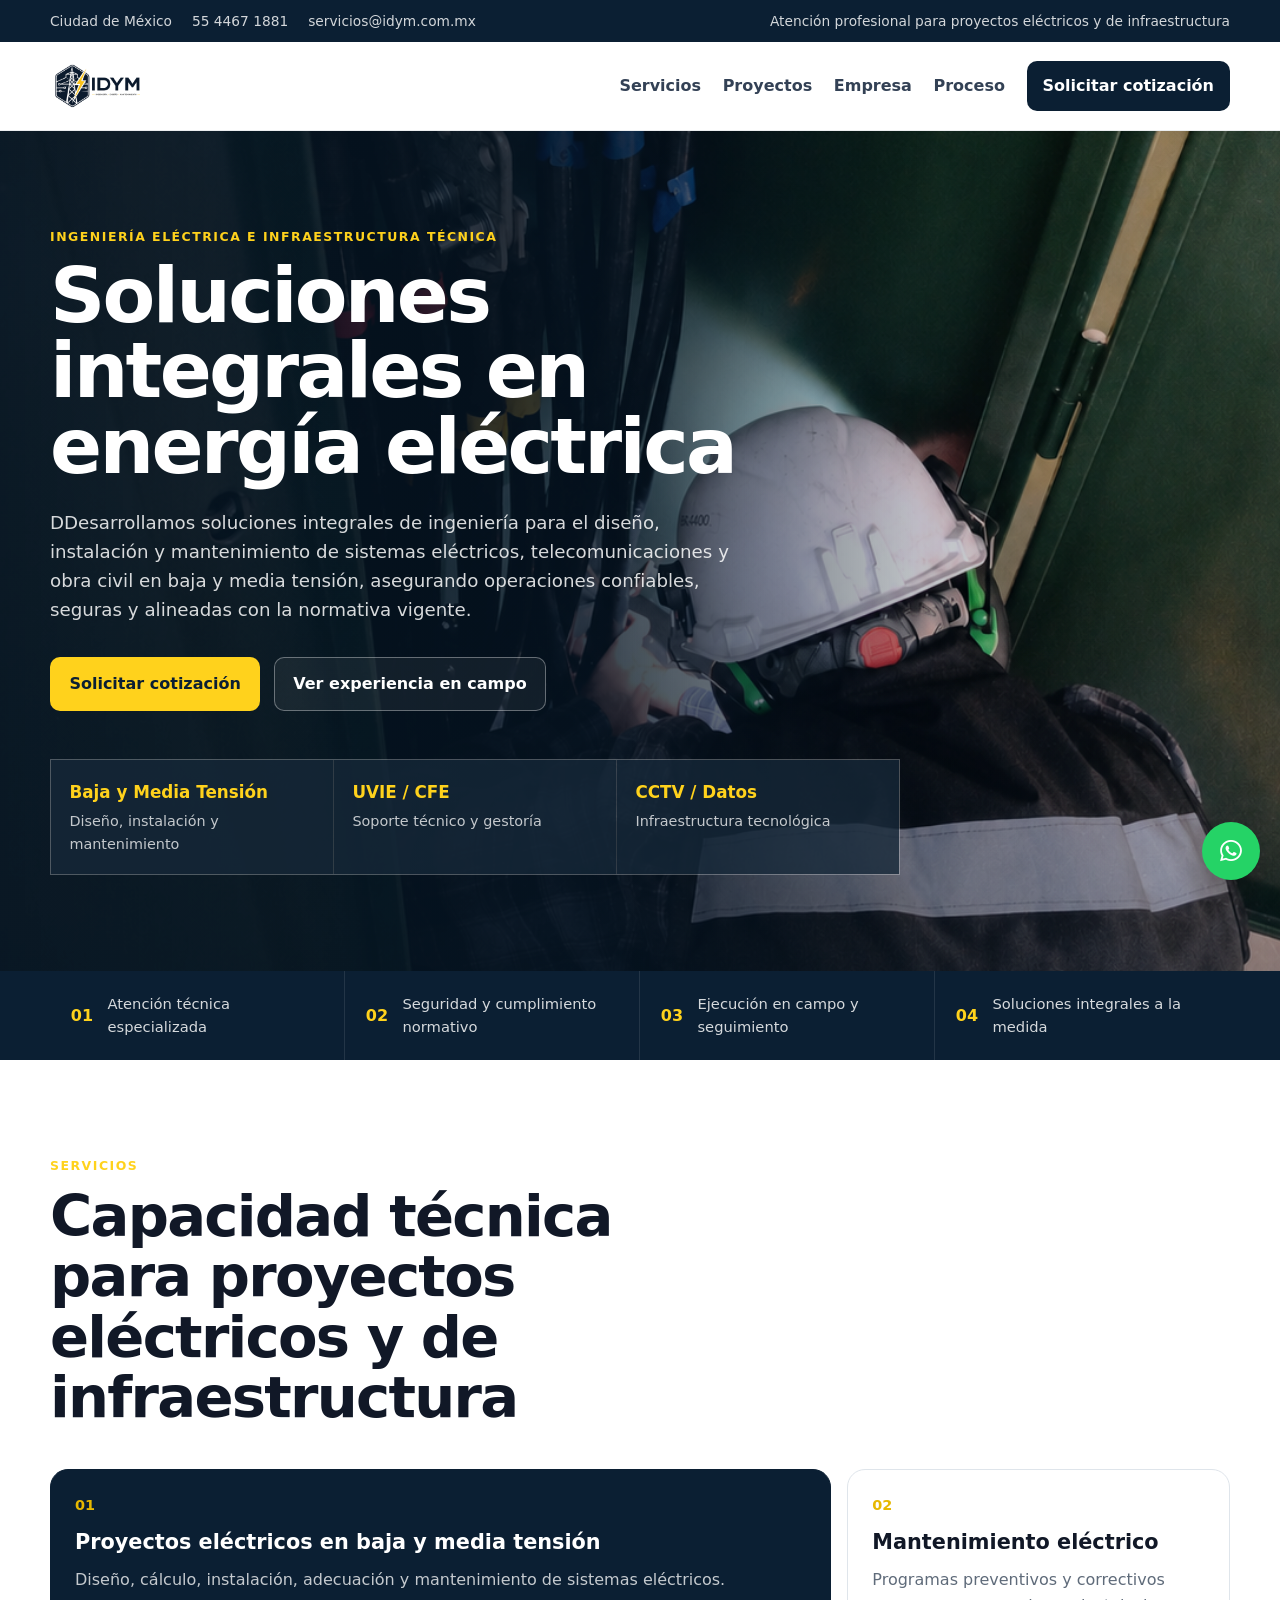
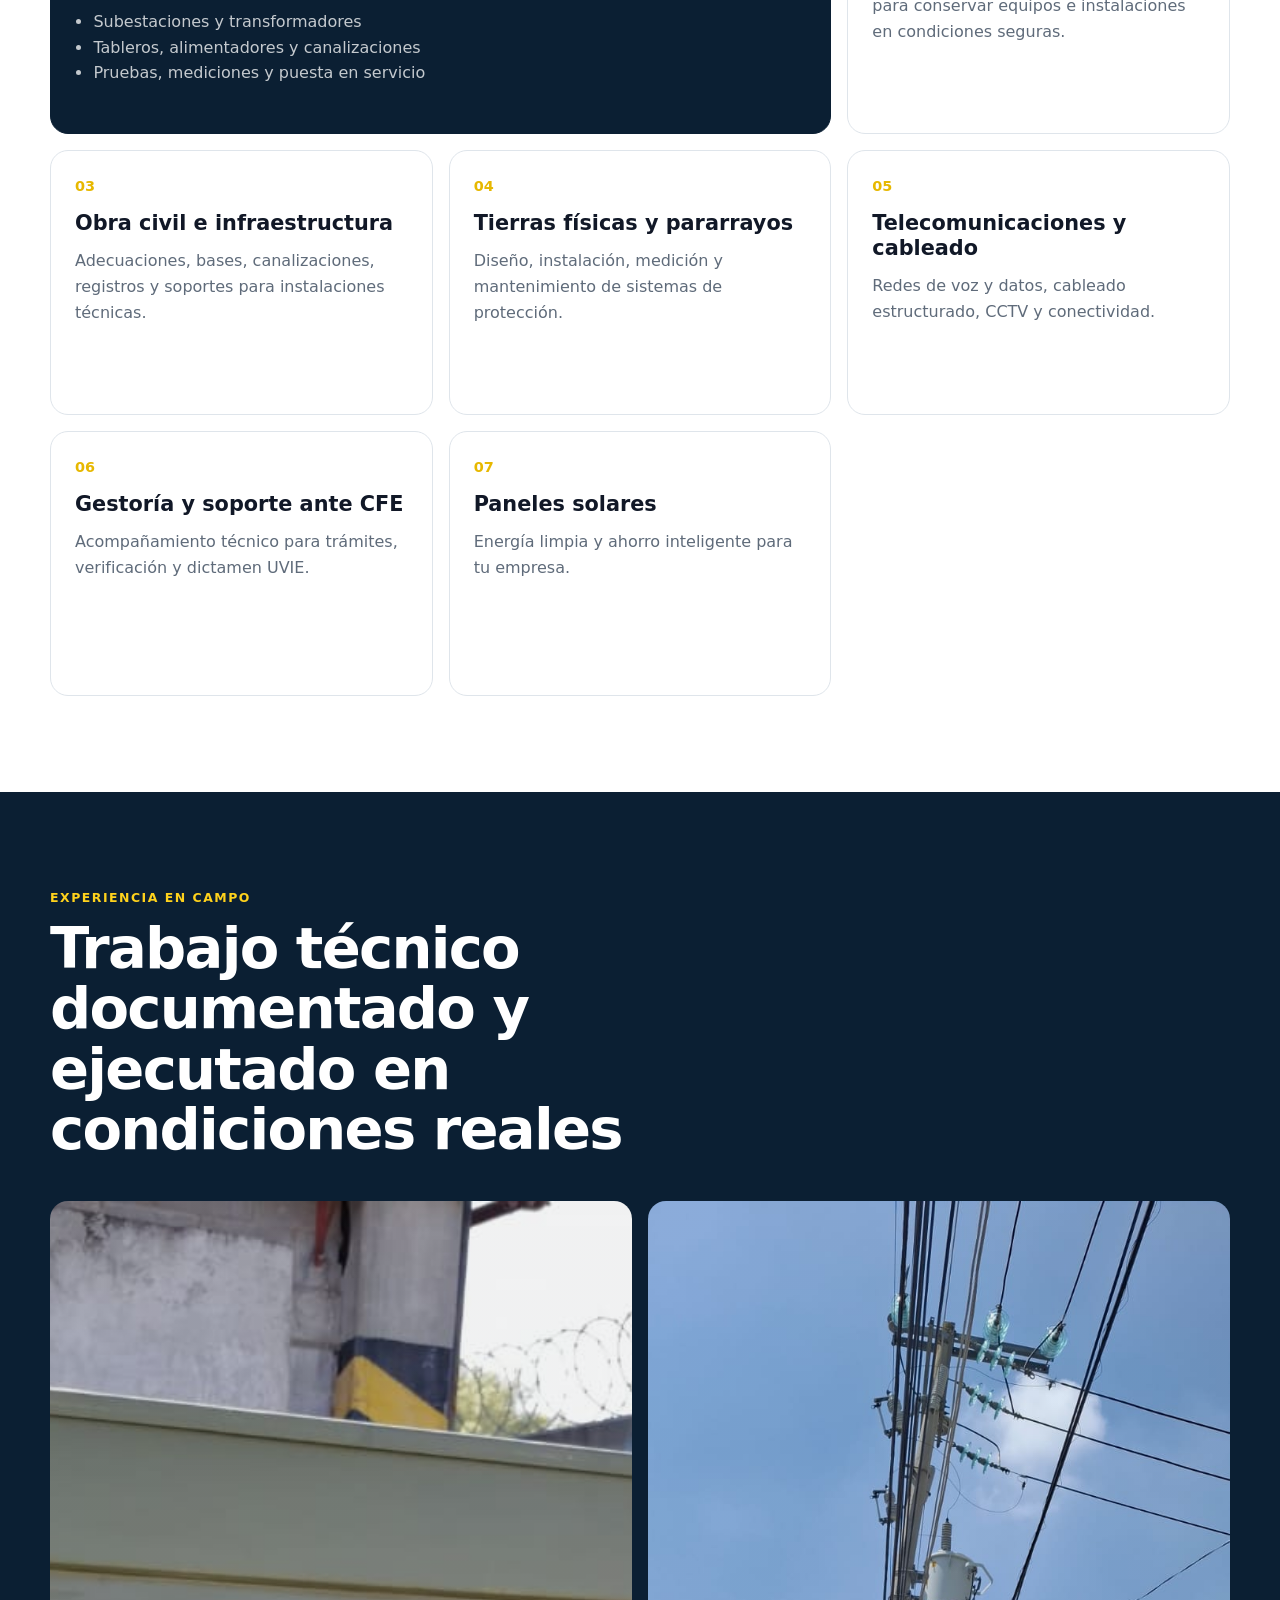
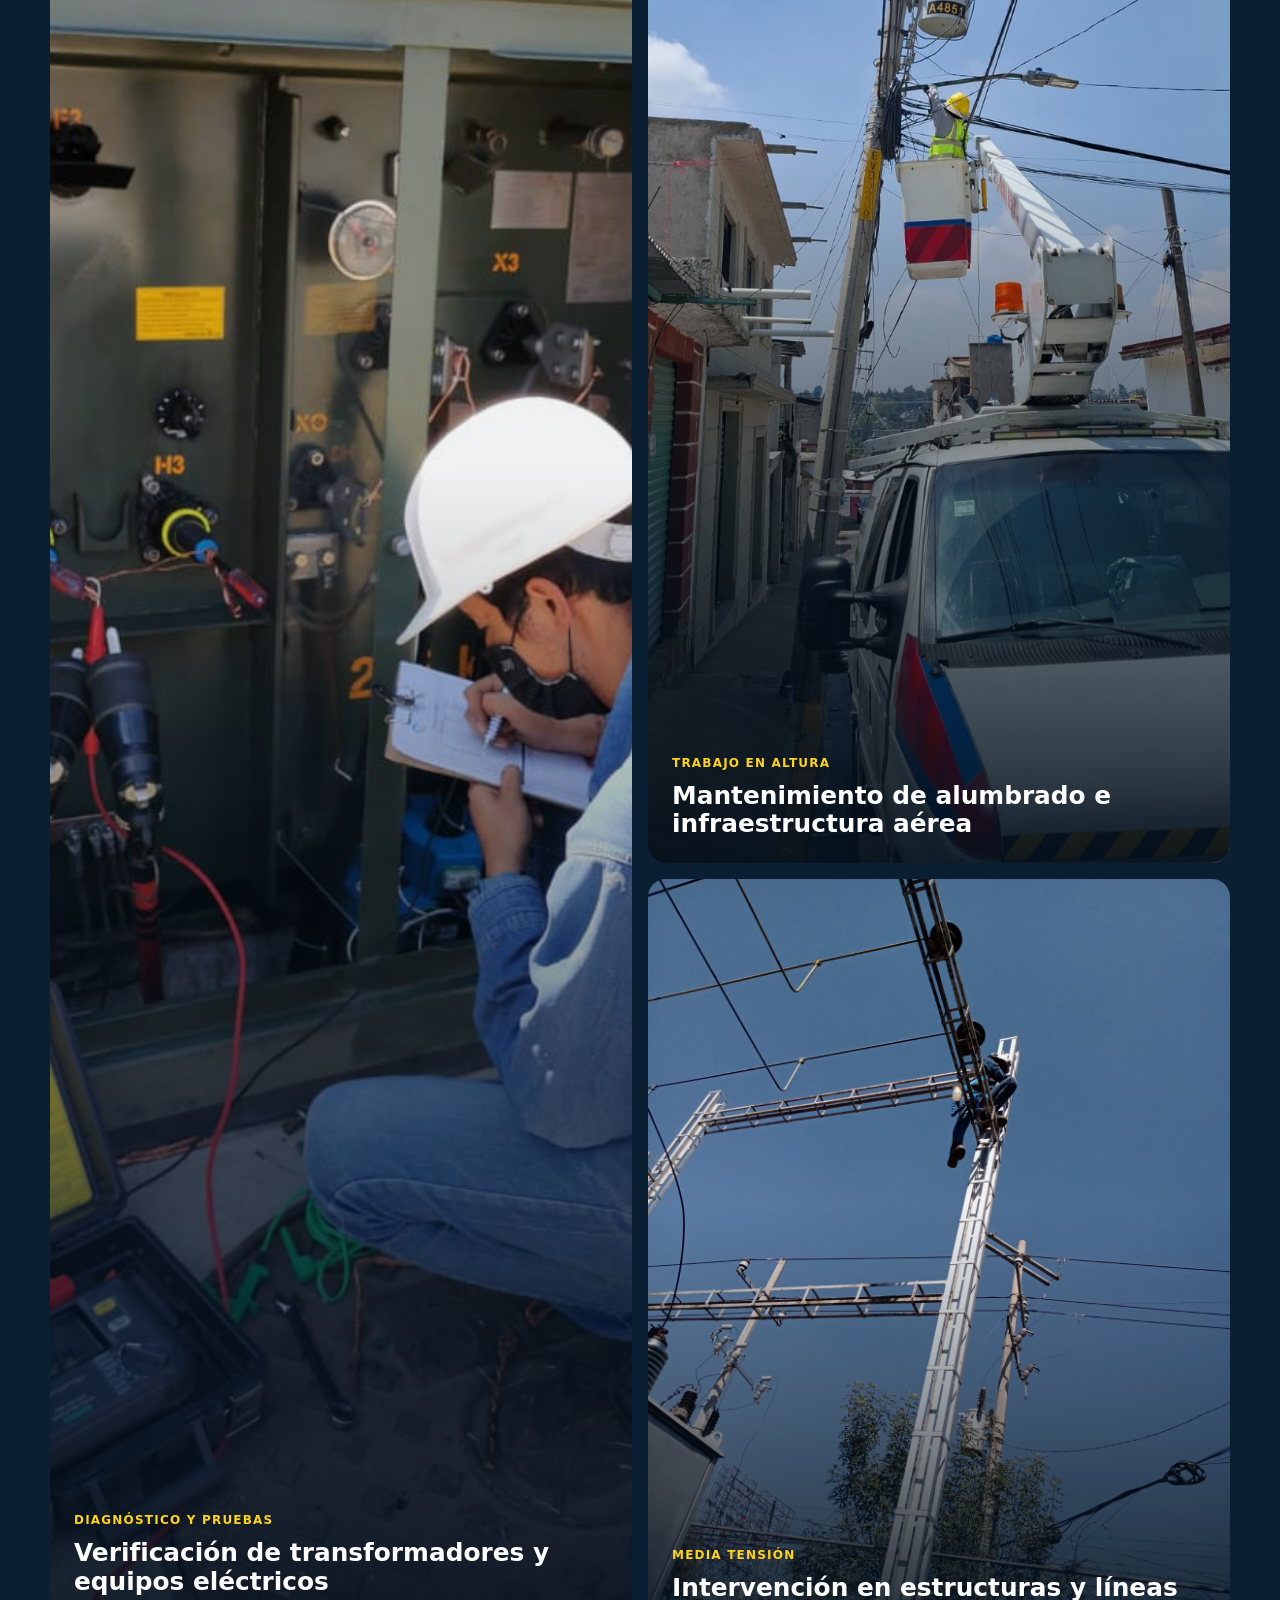
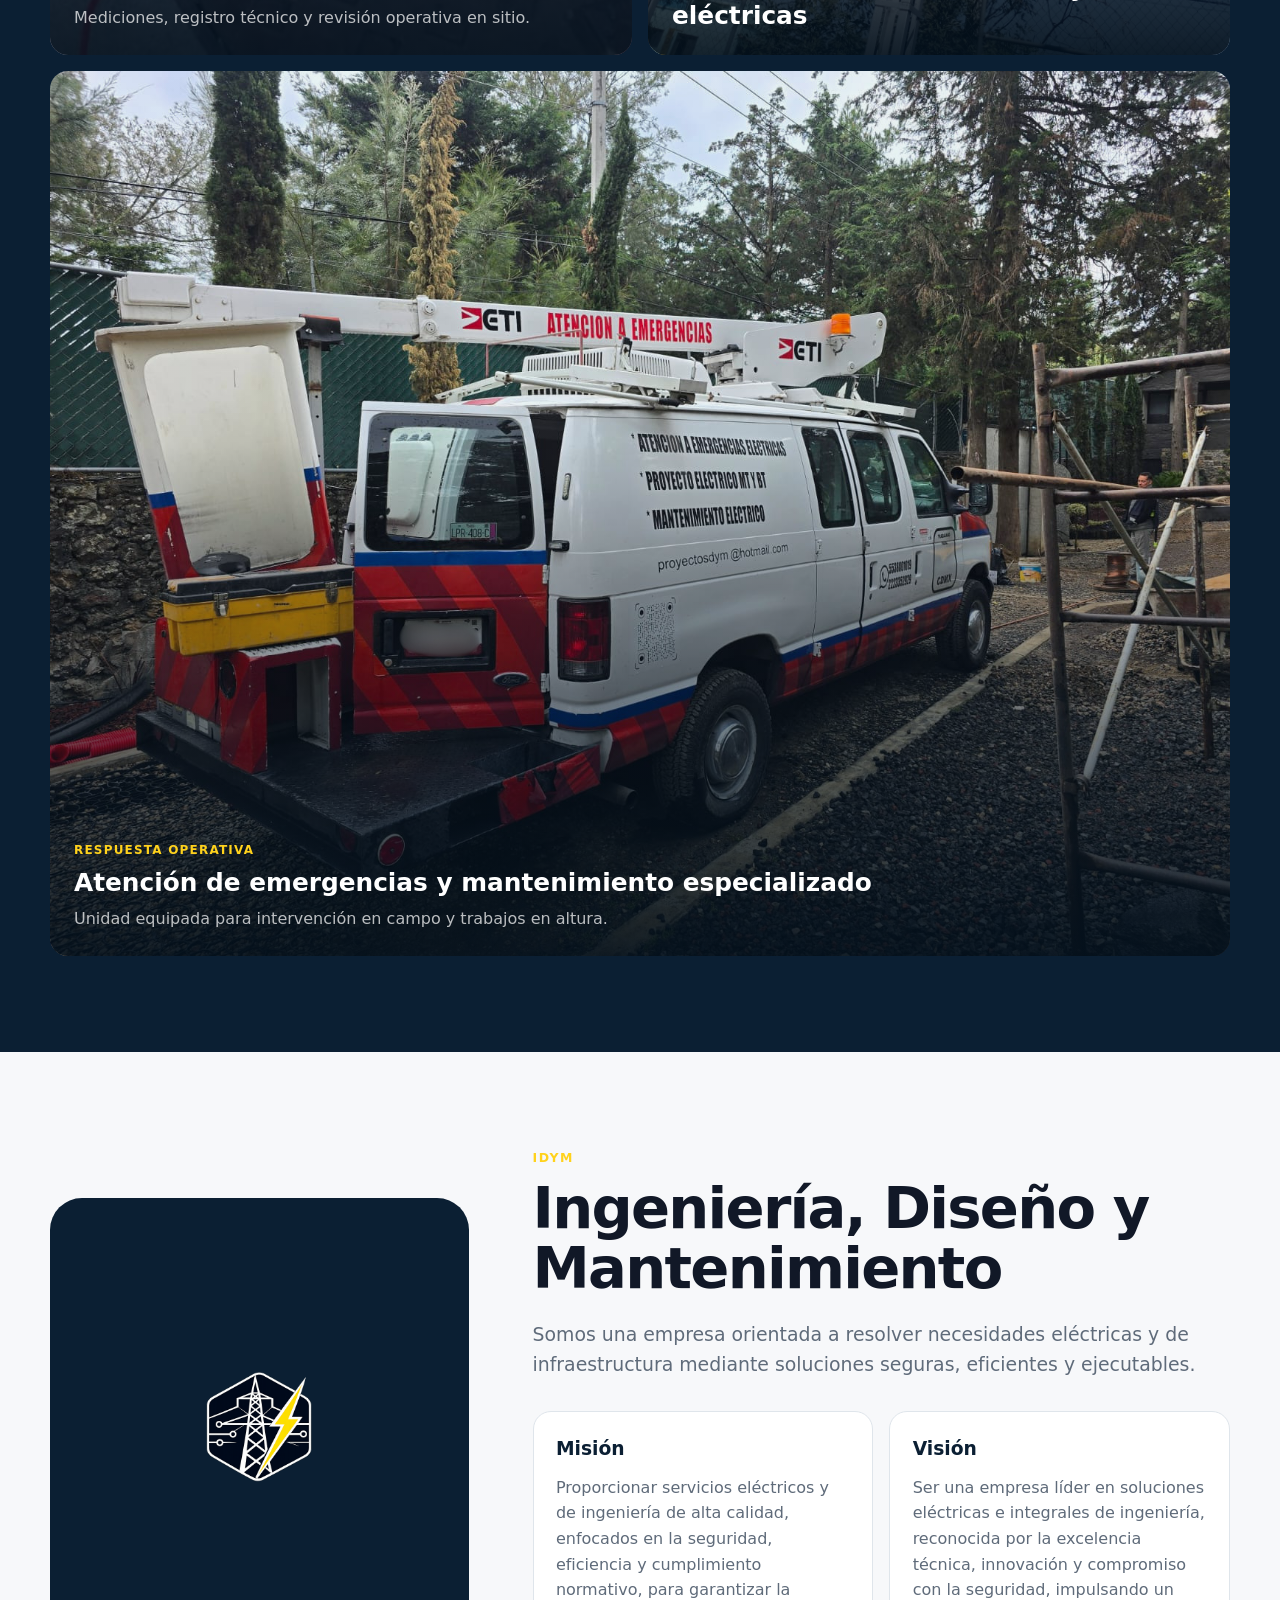
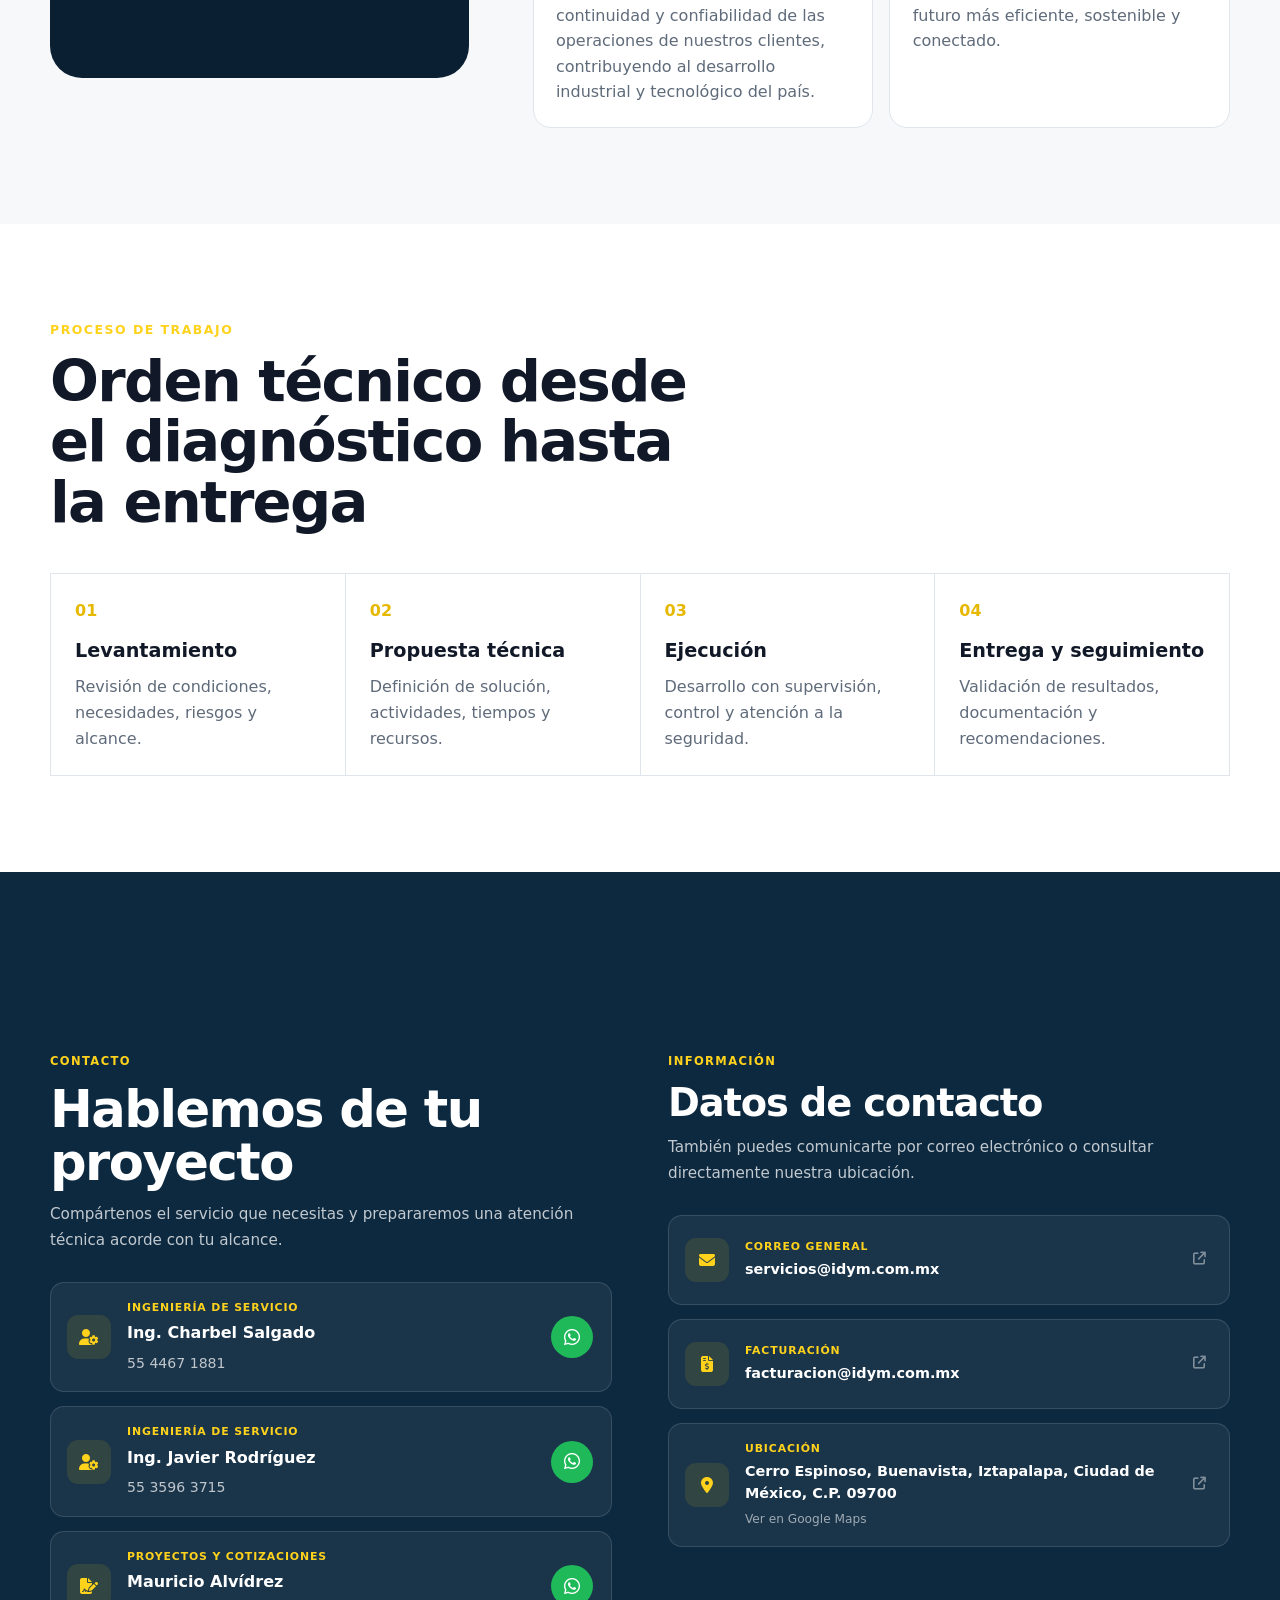
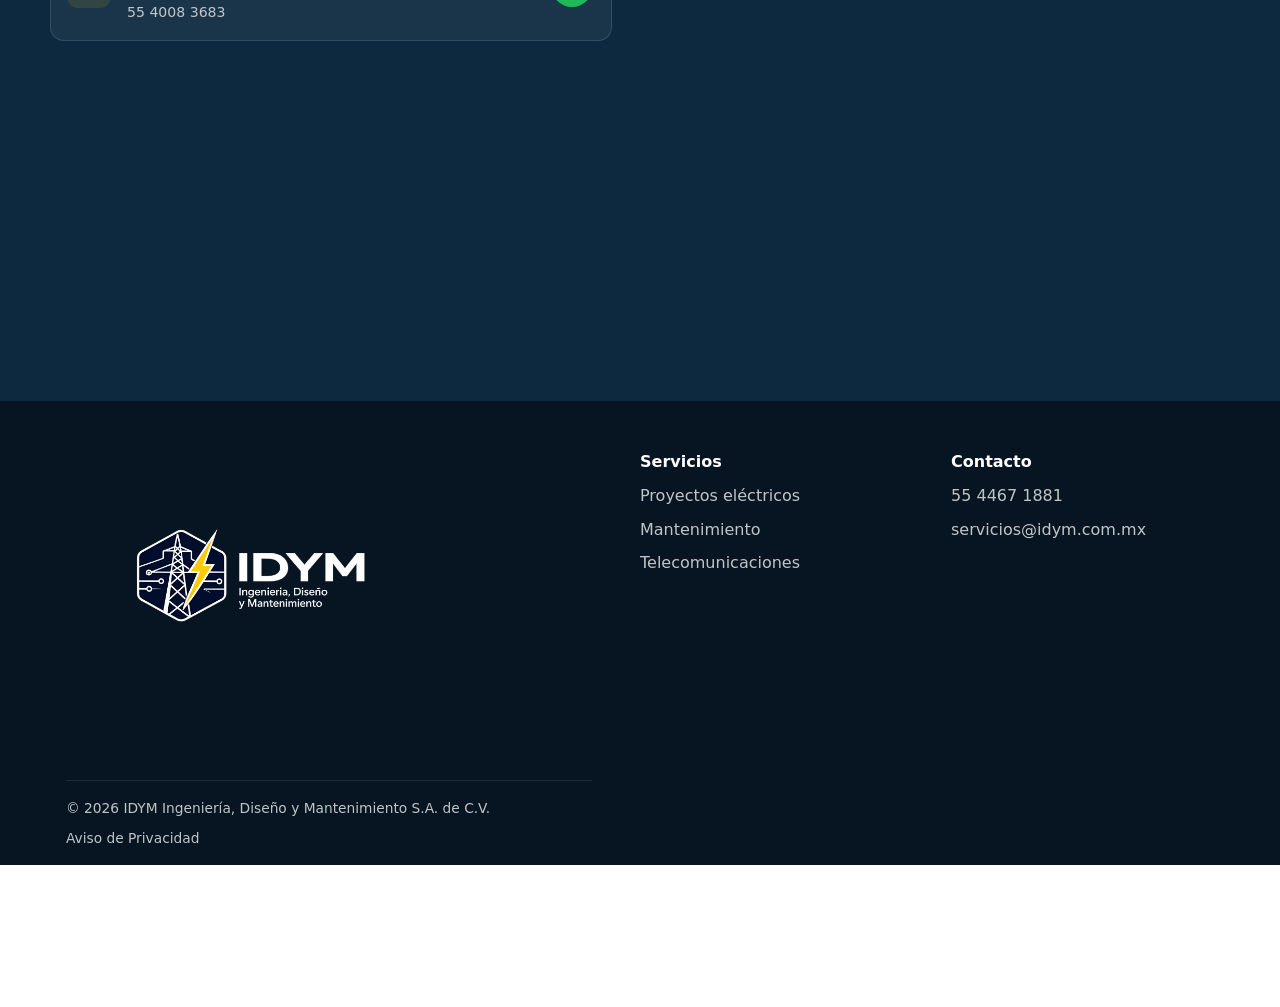
<file: index.html>
<!DOCTYPE html>
<html lang="es">
<head>
  <meta charset="UTF-8">
  <meta name="viewport" content="width=device-width, initial-scale=1.0">
  <title>IDYM | Ingeniería, Diseño y Mantenimiento</title>
  <meta name="description" content="Soluciones profesionales en ingeniería eléctrica, mantenimiento, obra civil, telecomunicaciones, CCTV, tierras físicas, pararrayos, gestoría ante CFE y energía solar.">
  <meta name="theme-color" content="#0b1f33">
  <link rel="stylesheet" href="css/styles.css">
  <link rel="stylesheet" href="https://cdnjs.cloudflare.com/ajax/libs/font-awesome/6.6.0/css/all.min.css"
>
</head>
<body>
  <a class="skip-link" href="#contenido">Saltar al contenido</a>

  <div class="utility-bar">
    <div class="container utility-inner">
      <div class="utility-contact">
        <span>Ciudad de México</span>
        <a href="tel:+525544671881">55 4467 1881</a>
        <a href="mailto:servicios@idym.com.mx">servicios@idym.com.mx</a>
      </div>
      <div class="utility-copy">Atención profesional para proyectos eléctricos y de infraestructura</div>
    </div>
  </div>

  <header class="site-header" id="inicio">
    <div class="container nav-wrap">
      <a href="#inicio" class="brand" aria-label="Ir al inicio">
        <img src="assets/Logoof.png" alt="IDYM Ingeniería, Diseño y Mantenimiento">
      </a>

      <button class="menu-button" type="button" aria-controls="mainNav" aria-expanded="false" aria-label="Abrir menú">
        <span></span><span></span><span></span>
      </button>

      <nav class="main-nav" id="mainNav" aria-label="Navegación principal">
        <a href="#servicios">Servicios</a>
        <a href="#proyectos">Proyectos</a>
        <a href="#empresa">Empresa</a>
        <a href="#proceso">Proceso</a>
        <a href="#contacto" class="nav-cta">Solicitar cotización</a>
      </nav>
    </div>
  </header>

  <main id="contenido">
    <section class="hero">
      <div class="hero-media" aria-hidden="true"><img src="assets/hero.jpg" alt=""></div>
      <div class="hero-overlay"></div>

      <div class="container hero-content">
        <p class="kicker">Ingeniería eléctrica e infraestructura técnica</p>
        <h1>Soluciones integrales en energía eléctrica</h1>
        <p class="hero-copy">
          DDesarrollamos soluciones integrales de ingeniería para el diseño, instalación y mantenimiento de sistemas eléctricos, telecomunicaciones y obra civil en baja y media tensión, asegurando operaciones confiables, seguras y alineadas con la normativa vigente.
        </p>

        <div class="hero-actions">
          <a class="button button-primary" href="#contacto">Solicitar cotización</a>
          <a class="button button-ghost" href="#proyectos">Ver experiencia en campo</a>
        </div>

        <div class="hero-metrics">
          <div><strong>Baja y Media Tensión</strong><span>Diseño, instalación y mantenimiento</span></div>
          <div><strong>UVIE / CFE</strong><span>Soporte técnico y gestoría</span></div>
          <div><strong>CCTV / Datos</strong><span>Infraestructura tecnológica</span></div>
        </div>
      </div>
    </section>

    <section class="trust-strip">
      <div class="container trust-grid">
        <div><span class="trust-mark">01</span><p>Atención técnica especializada</p></div>
        <div><span class="trust-mark">02</span><p>Seguridad y cumplimiento normativo</p></div>
        <div><span class="trust-mark">03</span><p>Ejecución en campo y seguimiento</p></div>
        <div><span class="trust-mark">04</span><p>Soluciones integrales a la medida</p></div>
      </div>
    </section>

    <section class="section" id="servicios">
      <div class="container">
        <div class="section-intro">
          <div>
            <p class="eyebrow">Servicios</p>
            <h2>Capacidad técnica para proyectos eléctricos y de infraestructura</h2>
          </div>
        <!--<p>Integramos ingeniería, ejecución y mantenimiento para reducir riesgos, mejorar la confiabilidad y dar continuidad a la operación.</p>-->
        </div>

        <div class="services-grid">
          <article class="service-card featured">
            <span class="service-number">01</span>
            <h3>Proyectos eléctricos en baja y media tensión</h3>
            <p>Diseño, cálculo, instalación, adecuación y mantenimiento de sistemas eléctricos.</p>
            <ul>
              <li>Subestaciones y transformadores</li>
              <li>Tableros, alimentadores y canalizaciones</li>
              <li>Pruebas, mediciones y puesta en servicio</li>
            </ul>
          </article>
          <article class="service-card"><span class="service-number">02</span><h3>Mantenimiento eléctrico</h3><p>Programas preventivos y correctivos para conservar equipos e instalaciones en condiciones seguras.</p></article>
          <article class="service-card"><span class="service-number">03</span><h3>Obra civil e infraestructura</h3><p>Adecuaciones, bases, canalizaciones, registros y soportes para instalaciones técnicas.</p></article>
          <article class="service-card"><span class="service-number">04</span><h3>Tierras físicas y pararrayos</h3><p>Diseño, instalación, medición y mantenimiento de sistemas de protección.</p></article>
          <article class="service-card"><span class="service-number">05</span><h3>Telecomunicaciones y cableado</h3><p>Redes de voz y datos, cableado estructurado, CCTV y conectividad.</p></article>
          <article class="service-card"><span class="service-number">06</span><h3>Gestoría y soporte ante CFE</h3><p>Acompañamiento técnico para trámites, verificación y dictamen UVIE.</p></article>
          <article class="service-card"><span class="service-number">07</span><h3>Paneles solares</h3><p>Energía limpia y ahorro inteligente para tu empresa.</p></article>
        </div>
      </div>
    </section>

    <section class="section section-dark" id="proyectos">
      <div class="container">
        <div class="section-intro light">
          <div>
            <p class="eyebrow">Experiencia en campo</p>
            <h2>Trabajo técnico documentado y ejecutado en condiciones reales</h2>
          </div>
         <!-- <p>La galería queda preparada para integrar más proyectos, alcances, ubicaciones y resultados.</p>-->
        </div>

        <div class="project-grid">
          <article class="project-card project-large">
            <img src="assets/transformador.jpg" alt="Pruebas y mantenimiento en transformador eléctrico">
            <div class="project-info"><span>Diagnóstico y pruebas</span><h3>Verificación de transformadores y equipos eléctricos</h3><p>Mediciones, registro técnico y revisión operativa en sitio.</p></div>
          </article>
          <article class="project-card">
            <img src="assets/luminaria.jpg" alt="Cambio de luminaria con grúa">
            <div class="project-info"><span>Trabajo en altura</span><h3>Mantenimiento de alumbrado e infraestructura aérea</h3></div>
          </article>
          <article class="project-card">
            <img src="assets/torres.jpg" alt="Trabajo en estructura eléctrica elevada">
            <div class="project-info"><span>Media tensión</span><h3>Intervención en estructuras y líneas eléctricas</h3></div>
          </article>
          <article class="project-card project-wide">
            <img src="assets/grua2.png" alt="Unidad para atención de emergencias eléctricas">
            <div class="project-info"><span>Respuesta operativa</span><h3>Atención de emergencias y mantenimiento especializado</h3><p>Unidad equipada para intervención en campo y trabajos en altura.</p></div>
          </article>
        </div>

       <!--- <div class="gallery-placeholder">
          <div><strong>Espacio preparado para nuevos proyectos</strong><p>Agrega fotografías, ubicación, alcance, fecha y resultados sin reconstruir la página.</p></div>
          <span>+ Proyectos</span>
        </div>
      </div> -->
    </section>

    <section class="section about" id="empresa">
      <div class="container about-grid">
        <div class="about-logo"><img src="assets/icono.png" alt="Símbolo de IDYM"></div>
        <div class="about-content">
          <p class="eyebrow">IDYM</p>
          <h2>Ingeniería, Diseño y Mantenimiento</h2>
          <p class="lead">Somos una empresa orientada a resolver necesidades eléctricas y de infraestructura mediante soluciones seguras, eficientes y ejecutables.</p>

          <div class="mission-grid">
            <article><h3>Misión</h3><p>Proporcionar servicios eléctricos y de ingeniería de alta calidad, enfocados en la seguridad, eficiencia y cumplimiento normativo, para garantizar la continuidad y confiabilidad de las operaciones de nuestros clientes, contribuyendo al desarrollo industrial y tecnológico del país.</p></article>
            <article><h3>Visión</h3><p>Ser una empresa líder en soluciones eléctricas e integrales de ingeniería, reconocida por la excelencia técnica, innovación y compromiso con la seguridad, impulsando un futuro más eficiente, sostenible y conectado.</p></article>
          </div>
        </div>
      </div>
    </section>

    <section class="section process-section" id="proceso">
      <div class="container">
        <div class="section-intro">
          <div><p class="eyebrow">Proceso de trabajo</p><h2>Orden técnico desde el diagnóstico hasta la entrega</h2></div>
        </div>
        <div class="process-grid">
          <article><span>01</span><h3>Levantamiento</h3><p>Revisión de condiciones, necesidades, riesgos y alcance.</p></article>
          <article><span>02</span><h3>Propuesta técnica</h3><p>Definición de solución, actividades, tiempos y recursos.</p></article>
          <article><span>03</span><h3>Ejecución</h3><p>Desarrollo con supervisión, control y atención a la seguridad.</p></article>
          <article><span>04</span><h3>Entrega y seguimiento</h3><p>Validación de resultados, documentación y recomendaciones.</p></article>
        </div>
      </div>
    </section>

    <section class="contact-section" id="contacto">
    <section class="contact-section" id="contacto">
    <div class="container contact-grid">

        <!-- COLUMNA IZQUIERDA -->
        <div class="contact-main">

            <span class="section-label">Contacto</span>

            <h2>Hablemos de tu proyecto</h2>

            <p class="contact-intro">
                Compártenos el servicio que necesitas y prepararemos una
                atención técnica acorde con tu alcance.
            </p>

            <div class="contact-group">

                <!-- CONTACTO 1 -->
                <article class="contact-card">

                    <div class="contact-card__icon">
                        <i class="fa-solid fa-user-gear"></i>
                    </div>

                    <div class="contact-card__content">
                        <span class="contact-card__label">
                            Ingeniería de servicio
                        </span>

                        <h3>Ing. Charbel Salgado</h3>

                        <a href="tel:+525544671881">
                            55 4467 1881
                        </a>
                    </div>

                    <a
                        class="contact-card__action"
                        href="https://wa.me/525544671881?text=Hola%2C%20me%20gustar%C3%ADa%20solicitar%20informaci%C3%B3n%20sobre%20un%20servicio."
                        target="_blank"
                        rel="noopener noreferrer"
                        aria-label="Contactar por WhatsApp a Charbel Salgado"
                    >
                        <i class="fa-brands fa-whatsapp"></i>
                    </a>

                </article>

                <!-- CONTACTO 2 -->
                <article class="contact-card">

                    <div class="contact-card__icon">
                        <i class="fa-solid fa-user-gear"></i>
                    </div>

                    <div class="contact-card__content">
                        <span class="contact-card__label">
                            Ingeniería de servicio
                        </span>

                        <h3>Ing. Javier Rodríguez</h3>

                        <a href="tel:+525535963715">
                            55 3596 3715
                        </a>
                    </div>

                    <a
                        class="contact-card__action"
                        href="https://wa.me/525535963715?text=Hola%2C%20me%20gustar%C3%ADa%20solicitar%20informaci%C3%B3n%20sobre%20un%20servicio."
                        target="_blank"
                        rel="noopener noreferrer"
                        aria-label="Contactar por WhatsApp a Javier Rodríguez"
                    >
                        <i class="fa-brands fa-whatsapp"></i>
                    </a>

                </article>

                <!-- CONTACTO 3 -->
                <article class="contact-card">

                    <div class="contact-card__icon">
                        <i class="fa-solid fa-file-signature"></i>
                    </div>

                    <div class="contact-card__content">
                        <span class="contact-card__label">
                            Proyectos y cotizaciones
                        </span>

                        <h3>Mauricio Alvídrez</h3>

                        <a href="tel:+525540083683">
                            55 4008 3683
                        </a>
                    </div>

                    <a
                        class="contact-card__action"
                        href="https://wa.me/525540083683?text=Hola%2C%20me%20gustar%C3%ADa%20solicitar%20una%20cotizaci%C3%B3n%20para%20un%20proyecto."
                        target="_blank"
                        rel="noopener noreferrer"
                        aria-label="Contactar por WhatsApp a Mauricio Alvídrez"
                    >
                        <i class="fa-brands fa-whatsapp"></i>
                    </a>

                </article>

            </div>
        </div>

        <!-- COLUMNA DERECHA -->
        <aside class="contact-information">

            <span class="section-label">Información</span>

            <h2>Datos de contacto</h2>

            <p class="contact-intro">
                También puedes comunicarte por correo electrónico o consultar
                directamente nuestra ubicación.
            </p>

            <div class="contact-group">

                <!-- CORREO GENERAL -->
                <a
                    class="info-card"
                    href="mailto:servicios@idym.com.mx"
                >
                    <div class="info-card__icon">
                        <i class="fa-solid fa-envelope"></i>
                    </div>

                    <div class="info-card__content">
                        <span>Correo general</span>
                        <strong>servicios@idym.com.mx</strong>
                    </div>

                    <i class="fa-solid fa-arrow-up-right-from-square info-card__arrow"></i>
                </a>

                <!-- FACTURACIÓN -->
                <a
                    class="info-card"
                    href="mailto:facturacion@idym.com.mx"
                >
                    <div class="info-card__icon">
                        <i class="fa-solid fa-file-invoice-dollar"></i>
                    </div>

                    <div class="info-card__content">
                        <span>Facturación</span>
                        <strong>facturacion@idym.com.mx</strong>
                    </div>

                    <i class="fa-solid fa-arrow-up-right-from-square info-card__arrow"></i>
                </a>

                <!-- UBICACIÓN -->
                <a
                    class="info-card info-card--location"
                    href="https://maps.app.goo.gl/dYPjEyiwk3j61nZ29"
                    target="_blank"
                    rel="noopener noreferrer"
                >
                    <div class="info-card__icon">
                        <i class="fa-solid fa-location-dot"></i>
                    </div>

                    <div class="info-card__content">
                        <span>Ubicación</span>

                        <strong>
                            Cerro Espinoso, Buenavista, Iztapalapa,
                            Ciudad de México, C.P. 09700
                        </strong>

                        <small>Ver en Google Maps</small>
                    </div>

                    <i class="fa-solid fa-arrow-up-right-from-square info-card__arrow"></i>
                </a>

            </div>
        </aside>

    </div>
</section>
       <!--   <div class="contact-details">
            <a href="tel:+525544671881"><span>Contactos</span>Ing. de Servicio Charbel Salgado 55 4467 1881</a>
            <a href="tel:+525535963715">Ing. de Servicio Javier Rodríguez 55 3596 3715</a>
            <a href="tel:+525640083683">Proyectos y Cotizaciones Mauricio Alvidrez 55 4008 3683</a>
            <a href="mailto:servicios@idym.com.mx"><span>Correo</span>servicios@idym.com.mx</a>
            <a href="mailto:facturacion@idym.com.mx"><span>Facturación</span>facturacion@idym.com.mx</a>
            <a
             href="https://maps.google.com/?q=Cerro+Espinoso+Buenavista+Iztapalapa+Ciudad+de+México+09700"
             target="_blank"
             rel="noopener noreferrer"
>

    <span>Ubicación</span>

    Cerro Espinoso, Buenavista,
    Iztapalapa, Ciudad de México,
    C.P. 09700

</a>
          </div>
        </div> -->










       <section class="contact-section" id="contacto">
  <div class="container contact-grid">

    <!-- COLUMNA IZQUIERDA: se conserva una sola vez 
    <div class="contact-copy">
      <p class="eyebrow">Contacto</p>

      <h2>Hablemos de tu proyecto</h2>

      <p>
        Compártenos el servicio que necesitas y prepararemos una atención
        técnica acorde con tu alcance.
      </p>

      <div class="contact-details">
        <a href="tel:+525544671881">
          <span>Teléfono</span>
          55 4467 1881
        </a>

        <a href="mailto:servicios@idym.com.mx">
          <span>Correo</span>
          servicios@idym.com.mx
        </a>

        <a href="mailto:facturacion@idym.com.mx">
          <span>Facturación</span>
          facturacion@idym.com.mx
        </a>

        <div>
          <span>Ubicación</span>
          Cerro Espinoso, Buenavista, Iztapalapa,
          Ciudad de México, C.P. 09700
        </div>
      </div>
    </div>  -->

    <!-- COLUMNA DERECHA: reemplaza al formulario 
    <div class="contact-card-form whatsapp-contact">
      <span class="contact-label">Atención directa</span>

      <h3>Solicita información</h3>

      <p>
        Envíanos un mensaje con los datos generales de tu proyecto.
        Nuestro equipo revisará tu solicitud y se pondrá en contacto contigo.
      </p>

      <div class="whatsapp-template">
        <strong>Información recomendada:</strong>

        <ul>
          <li>Nombre</li>
          <li>Empresa</li>
          <li>Ubicación del proyecto</li>
          <li>Servicio requerido</li>
          <li>Descripción general del trabajo</li>
        </ul>
      </div>

      <a
        class="button button-whatsapp"
        href="https://wa.me/525544671881?text=Hola%2C%20me%20gustar%C3%ADa%20solicitar%20informaci%C3%B3n%20sobre%20un%20proyecto.%0A%0ANombre%3A%20%0AEmpresa%3A%20%0AUbicaci%C3%B3n%3A%20%0AServicio%20requerido%3A%20%0ADescripci%C3%B3n%3A%20"
        target="_blank"
        rel="noopener noreferrer"
      >
        Solicitar información
      </a>

     <!-- <p class="contact-alternative">
        Al número 
        <a href="tel:+525544671881">55 4467 1881</a>
      </p> 
    </div>

  </div> -->
</section> 





  </main>

  <footer class="site-footer">
    <div class="container footer-grid">
      <div><img src="assets/Logo_trans.png" alt="IDYM"><!--<p>Ingeniería eléctrica, diseño, mantenimiento</p>--></div>
      <div><strong>Servicios</strong><a href="#servicios">Proyectos eléctricos</a><a href="#servicios">Mantenimiento</a><a href="#servicios">Telecomunicaciones</a></div>
      <div><strong>Contacto</strong><a href="tel:+525544671881">55 4467 1881</a><a href="mailto:servicios@idym.com.mx">servicios@idym.com.mx</a></div>
    <div class="container footer-bottom">
      <span>© 2026 IDYM Ingeniería, Diseño y Mantenimiento S.A. de C.V.</span>
      <a href="privacidad.html">Aviso de Privacidad</a>
    </div>
  </footer>

  <div class="social-menu" id="socialMenu">

  <div class="social-options">

   <!-- <a
      class="social-button social-facebook"
      href="https://www.facebook.com/TU_PAGINA"
      target="_blank"
      rel="noopener noreferrer"
      aria-label="Visitar Facebook"
      title="Facebook"
    >
      <i class="fa-brands fa-facebook-f"></i>
    </a> -->

    <a
      class="social-button social-tiktok"
      href="https://www.tiktok.com/@proyectosdym"
      target="_blank"
      rel="noopener noreferrer"
      aria-label="Visitar TikTok"
      title="TikTok"
    >
      <i class="fa-brands fa-tiktok"></i>
    </a>

  </div>

  <!--<button
    class="social-button social-main"
    id="socialToggle"
    type="button"
    aria-label="Abrir redes sociales"
    aria-expanded="false"
    aria-controls="socialOptions"
    title="WhatsApp y redes sociales"
  >
    <i class="fa-brands fa-whatsapp"></i>
  </button> -->
  <a
  class="social-button social-main"
  id="socialToggle"
  href="https://wa.me/525544671881?text=Hola%2C%20me%20gustar%C3%ADa%20solicitar%20informaci%C3%B3n"
  target="_blank"
  rel="noopener noreferrer"
  aria-label="Contactar por WhatsApp"
  title="WhatsApp"
>
  <i class="fa-brands fa-whatsapp"></i>
</a>

</div>
<div class="social-options">

  <a
    class="social-button social-whatsapp"
    href="https://wa.me/525544671881?text=Hola%2C%20me%20gustar%C3%ADa%20solicitar%20informaci%C3%B3n%20sobre%20un%20proyecto.%0A%0ANombre%3A%20%0AEmpresa%3A%20%0AUbicaci%C3%B3n%3A%20%0AServicio%20requerido%3A%20%0ADescripci%C3%B3n%3A%20"
    target="_blank"
    rel="noopener noreferrer"
    aria-label="Contactar por WhatsApp"
    title="WhatsApp"
  >
    <i class="fa-brands fa-whatsapp"></i>
  </a>

  <!--<a
    class="social-button social-facebook"
    href="https://www.facebook.com/TU_PAGINA"
    target="_blank"
    rel="noopener noreferrer"
    aria-label="Visitar Facebook"
    title="Facebook"
  >
    <i class="fa-brands fa-facebook-f"></i>
  </a> -->

  <a
    class="social-button social-tiktok"
    href="https://www.tiktok.com/@proyectosdym"
    target="_blank"
    rel="noopener noreferrer"
    aria-label="Visitar TikTok"
    title="TikTok"
  >
    <i class="fa-brands fa-tiktok"></i>
  </a>

</div>










  <script src="js/main.js"></script>
</body>
</html>
</file>
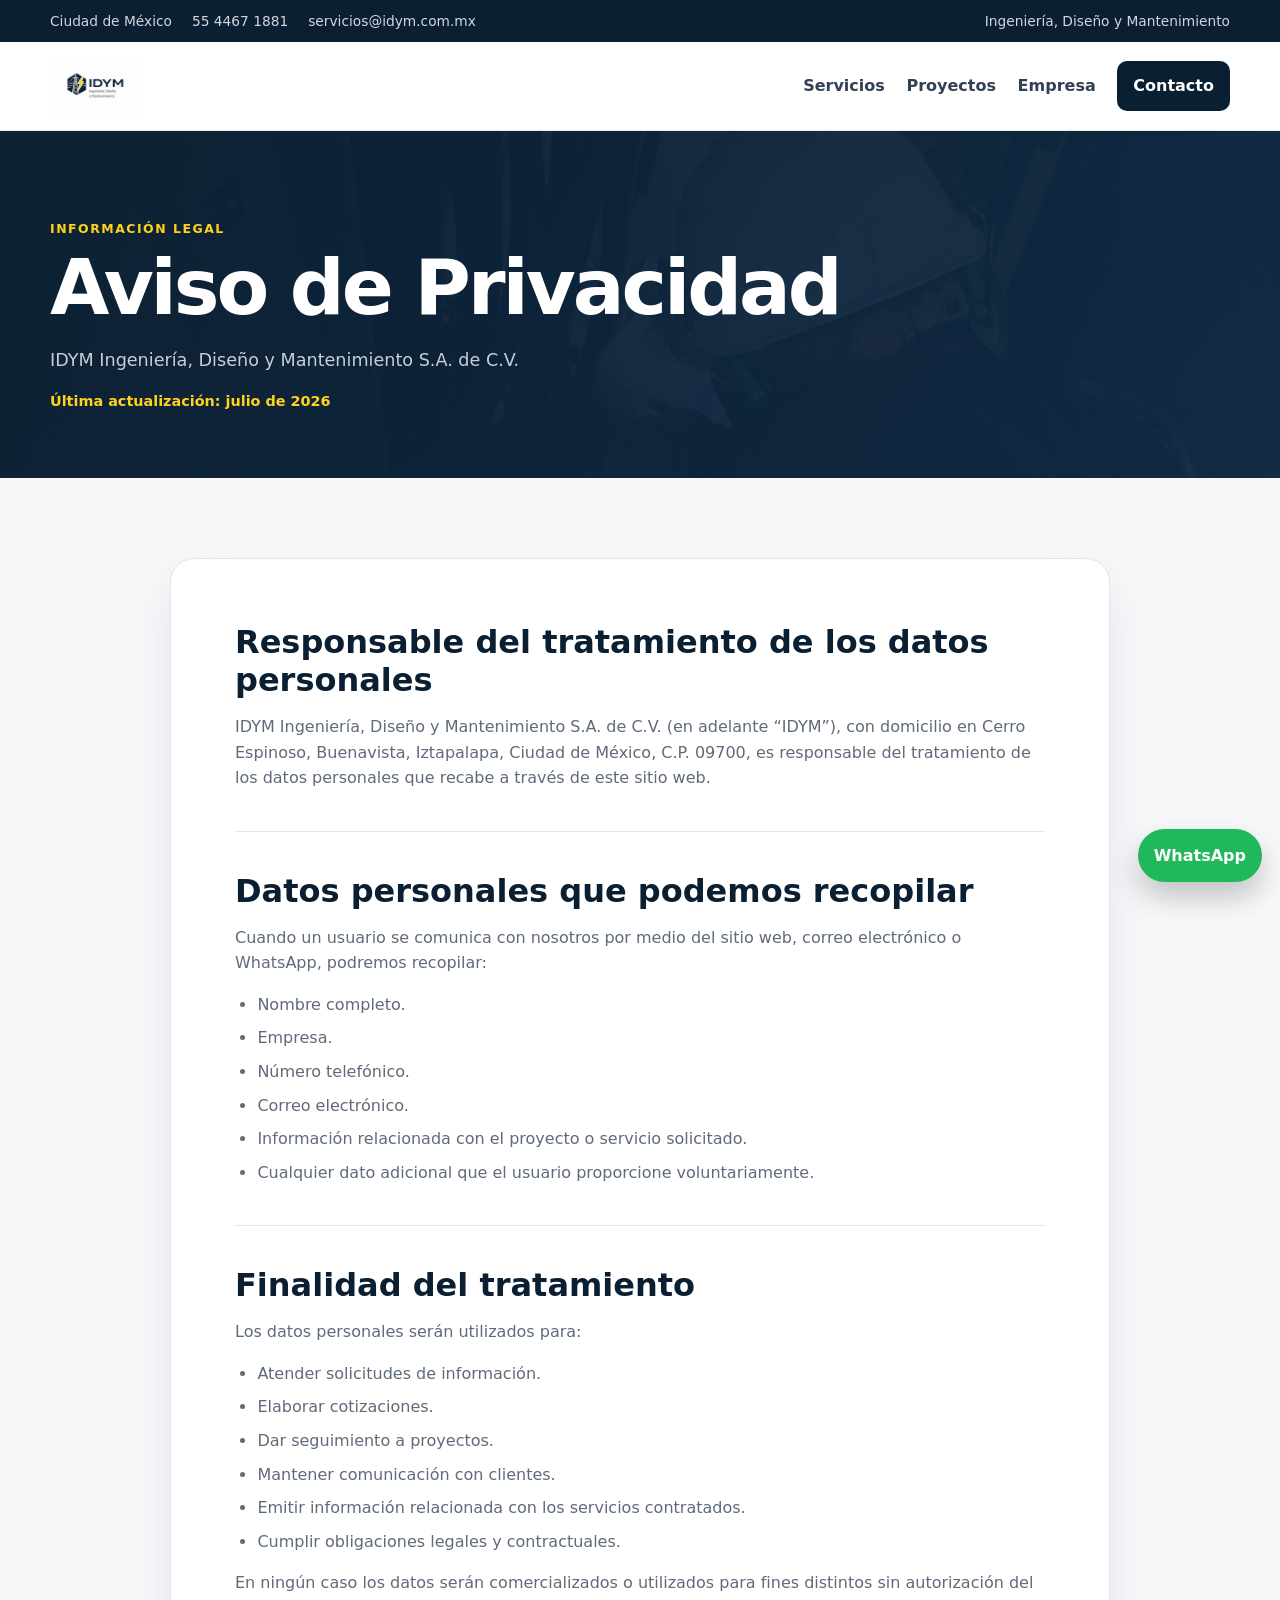
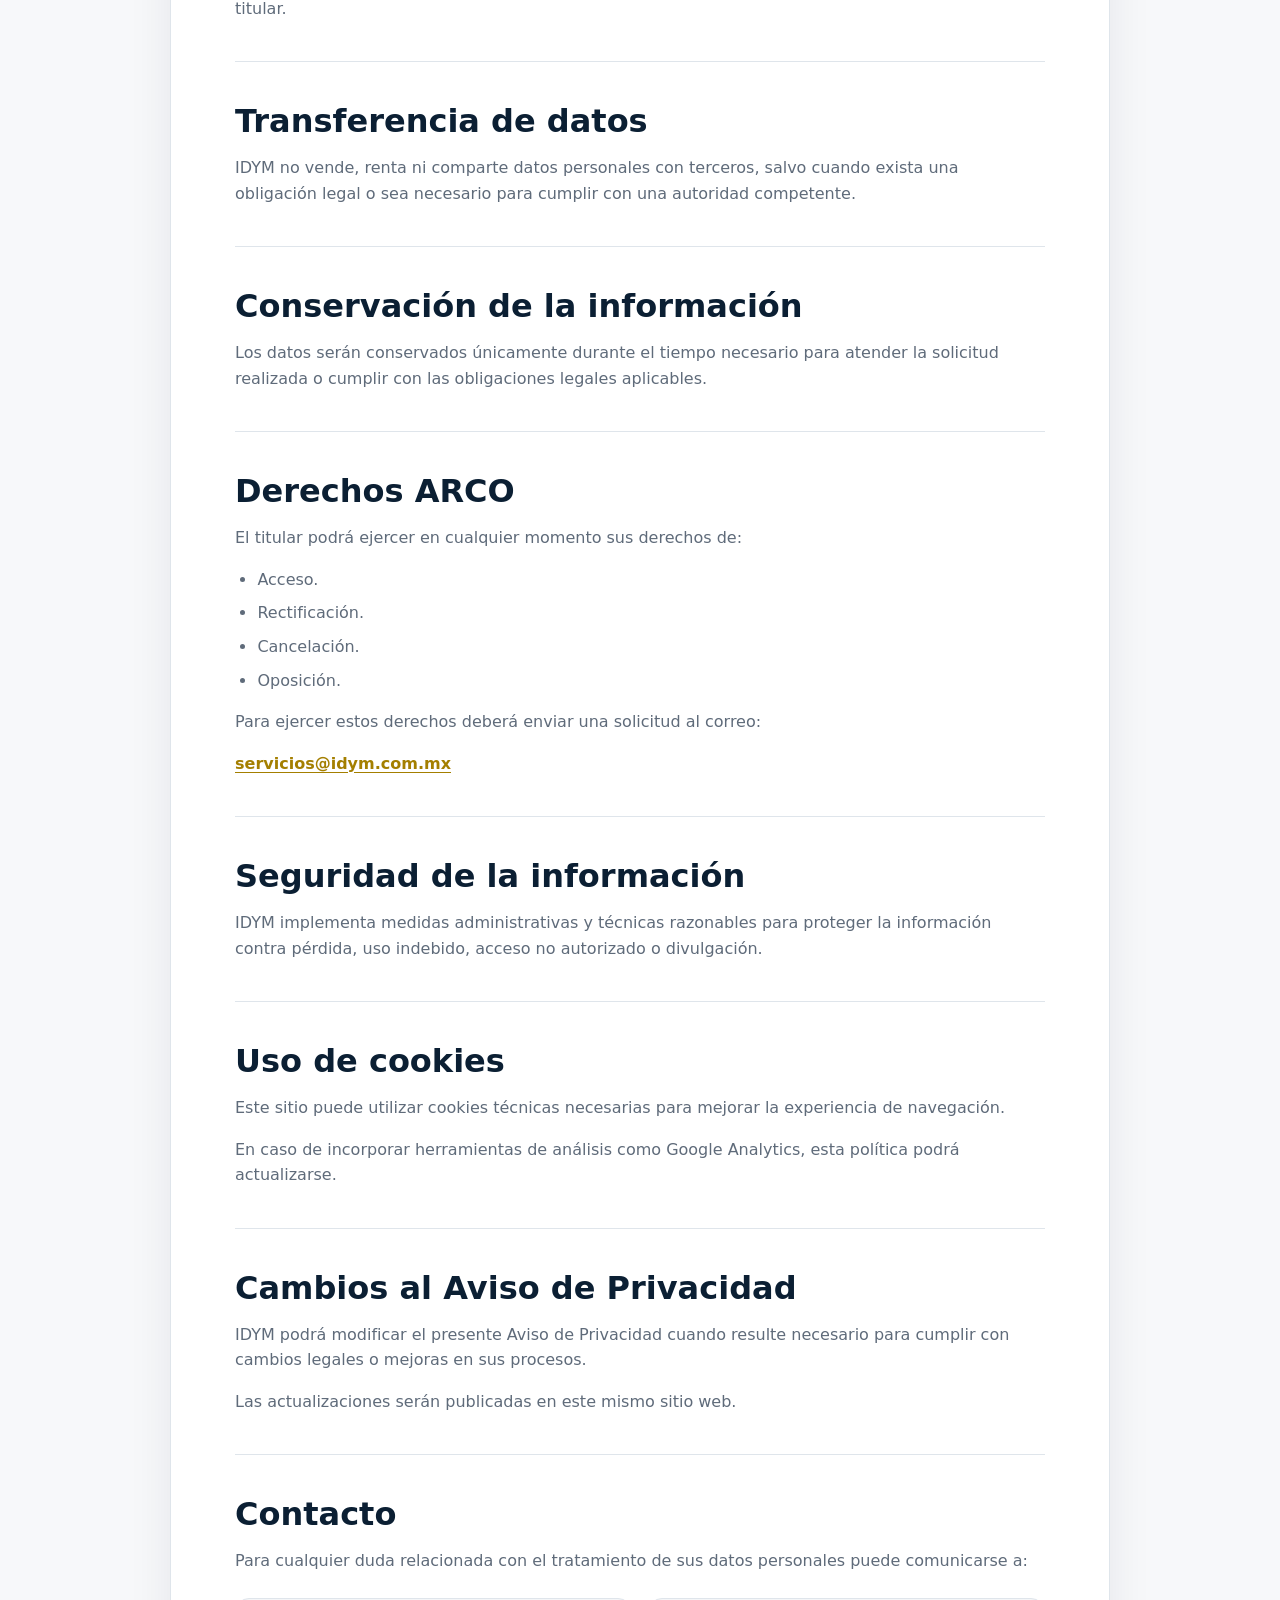
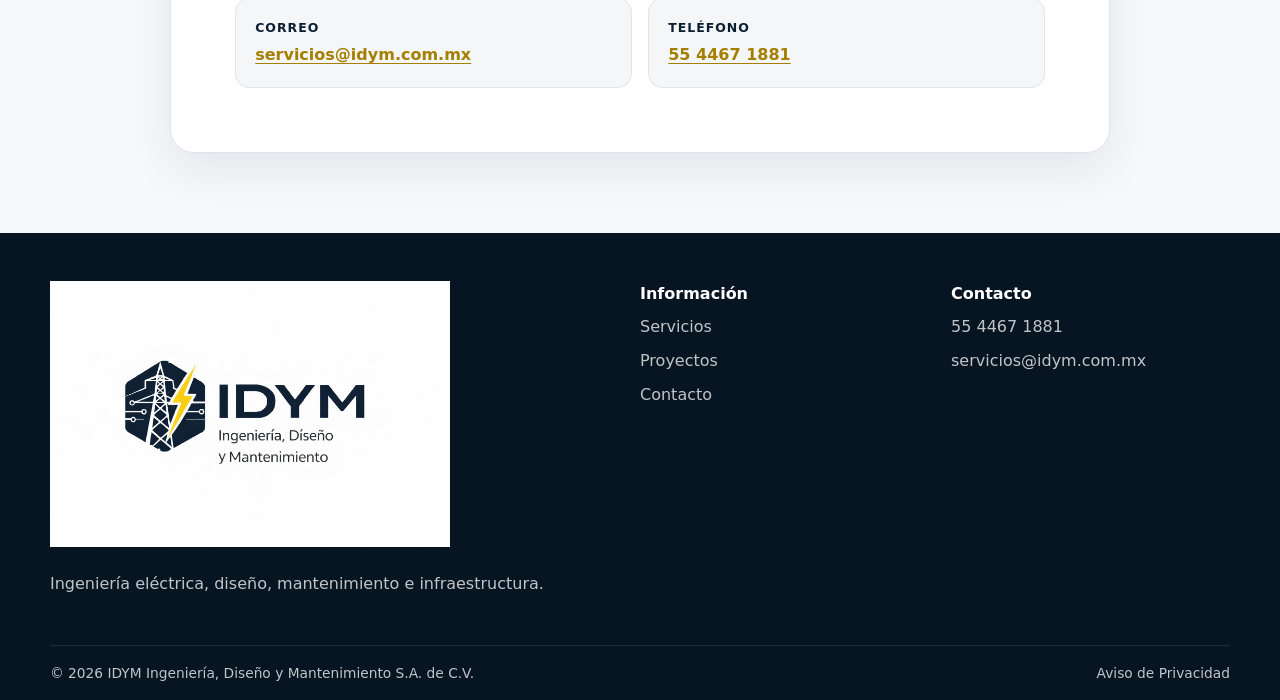
<file: privacidad.html>
<!DOCTYPE html>
<html lang="es">
<head>
  <meta charset="UTF-8">

  <meta
    name="viewport"
    content="width=device-width, initial-scale=1.0"
  >

  <title>Aviso de Privacidad | IDYM</title>

  <meta
    name="description"
    content="Aviso de Privacidad de IDYM Ingeniería, Diseño y Mantenimiento S.A. de C.V."
  >

  <meta name="theme-color" content="#0b1f33">

  <link rel="stylesheet" href="css/styles.css">
</head>

<body>

  <a class="skip-link" href="#contenido-privacidad">
    Saltar al contenido
  </a>

  <!-- BARRA SUPERIOR -->

  <div class="utility-bar">
    <div class="container utility-inner">

      <div class="utility-contact">
        <span>Ciudad de México</span>

        <a href="tel:+525544671881">
          55 4467 1881
        </a>

        <a href="mailto:servicios@idym.com.mx">
          servicios@idym.com.mx
        </a>
      </div>

      <div class="utility-copy">
        Ingeniería, Diseño y Mantenimiento
      </div>

    </div>
  </div>

  <!-- NAVEGACIÓN -->

  <header class="site-header">

    <div class="container nav-wrap">

      <a
        href="index.html"
        class="brand"
        aria-label="Regresar al inicio de IDYM"
      >
        <img
          src="assets/logo-full.png"
          alt="IDYM Ingeniería, Diseño y Mantenimiento"
        >
      </a>

      <button
        class="menu-button"
        type="button"
        aria-controls="mainNav"
        aria-expanded="false"
        aria-label="Abrir menú"
      >
        <span></span>
        <span></span>
        <span></span>
      </button>

      <nav
        class="main-nav"
        id="mainNav"
        aria-label="Navegación principal"
      >
        <a href="index.html#servicios">
          Servicios
        </a>

        <a href="index.html#proyectos">
          Proyectos
        </a>

        <a href="index.html#empresa">
          Empresa
        </a>

        <a
          href="index.html#contacto"
          class="nav-cta"
        >
          Contacto
        </a>
      </nav>

    </div>

  </header>

  <main id="contenido-privacidad">

    <!-- ENCABEZADO DEL AVISO -->

    <section class="privacy-hero">

      <div class="container">

        <p class="eyebrow">
          Información legal
        </p>

        <h1>
          Aviso de Privacidad
        </h1>

        <p>
          IDYM Ingeniería, Diseño y Mantenimiento S.A. de C.V.
        </p>

        <span class="privacy-date">
          Última actualización: julio de 2026
        </span>

      </div>

    </section>

    <!-- CONTENIDO -->

    <section class="privacy-section">

      <div class="container">

        <article class="privacy-content">

          <section>
            <h2>
              Responsable del tratamiento de los datos personales
            </h2>

            <p>
              IDYM Ingeniería, Diseño y Mantenimiento S.A. de C.V.
              (en adelante “IDYM”), con domicilio en Cerro Espinoso,
              Buenavista, Iztapalapa, Ciudad de México, C.P. 09700,
              es responsable del tratamiento de los datos personales
              que recabe a través de este sitio web.
            </p>
          </section>

          <section>
            <h2>
              Datos personales que podemos recopilar
            </h2>

            <p>
              Cuando un usuario se comunica con nosotros por medio del
              sitio web, correo electrónico o WhatsApp, podremos recopilar:
            </p>

            <ul>
              <li>Nombre completo.</li>
              <li>Empresa.</li>
              <li>Número telefónico.</li>
              <li>Correo electrónico.</li>
              <li>
                Información relacionada con el proyecto o servicio solicitado.
              </li>
              <li>
                Cualquier dato adicional que el usuario proporcione
                voluntariamente.
              </li>
            </ul>
          </section>

          <section>
            <h2>
              Finalidad del tratamiento
            </h2>

            <p>
              Los datos personales serán utilizados para:
            </p>

            <ul>
              <li>Atender solicitudes de información.</li>
              <li>Elaborar cotizaciones.</li>
              <li>Dar seguimiento a proyectos.</li>
              <li>Mantener comunicación con clientes.</li>
              <li>
                Emitir información relacionada con los servicios contratados.
              </li>
              <li>
                Cumplir obligaciones legales y contractuales.
              </li>
            </ul>

            <p>
              En ningún caso los datos serán comercializados o utilizados
              para fines distintos sin autorización del titular.
            </p>
          </section>

          <section>
            <h2>
              Transferencia de datos
            </h2>

            <p>
              IDYM no vende, renta ni comparte datos personales con terceros,
              salvo cuando exista una obligación legal o sea necesario para
              cumplir con una autoridad competente.
            </p>
          </section>

          <section>
            <h2>
              Conservación de la información
            </h2>

            <p>
              Los datos serán conservados únicamente durante el tiempo
              necesario para atender la solicitud realizada o cumplir con
              las obligaciones legales aplicables.
            </p>
          </section>

          <section>
            <h2>
              Derechos ARCO
            </h2>

            <p>
              El titular podrá ejercer en cualquier momento sus derechos de:
            </p>

            <ul>
              <li>Acceso.</li>
              <li>Rectificación.</li>
              <li>Cancelación.</li>
              <li>Oposición.</li>
            </ul>

            <p>
              Para ejercer estos derechos deberá enviar una solicitud al correo:
            </p>

            <p>
              <a
                class="privacy-link"
                href="mailto:servicios@idym.com.mx"
              >
                servicios@idym.com.mx
              </a>
            </p>
          </section>

          <section>
            <h2>
              Seguridad de la información
            </h2>

            <p>
              IDYM implementa medidas administrativas y técnicas razonables
              para proteger la información contra pérdida, uso indebido,
              acceso no autorizado o divulgación.
            </p>
          </section>

          <section>
            <h2>
              Uso de cookies
            </h2>

            <p>
              Este sitio puede utilizar cookies técnicas necesarias para
              mejorar la experiencia de navegación.
            </p>

            <p>
              En caso de incorporar herramientas de análisis como Google
              Analytics, esta política podrá actualizarse.
            </p>
          </section>

          <section>
            <h2>
              Cambios al Aviso de Privacidad
            </h2>

            <p>
              IDYM podrá modificar el presente Aviso de Privacidad cuando
              resulte necesario para cumplir con cambios legales o mejoras
              en sus procesos.
            </p>

            <p>
              Las actualizaciones serán publicadas en este mismo sitio web.
            </p>
          </section>

          <section>
            <h2>
              Contacto
            </h2>

            <p>
              Para cualquier duda relacionada con el tratamiento de sus
              datos personales puede comunicarse a:
            </p>

            <div class="privacy-contact">

              <div>
                <span>Correo</span>

                <a href="mailto:servicios@idym.com.mx">
                  servicios@idym.com.mx
                </a>
              </div>

              <div>
                <span>Teléfono</span>

                <a href="tel:+525544671881">
                  55 4467 1881
                </a>
              </div>

            </div>
          </section>

        </article>

      </div>

    </section>

  </main>

  <!-- FOOTER -->

  <footer class="site-footer">

    <div class="container footer-grid">

      <div>
        <img
          src="assets/logo-full.png"
          alt="IDYM Ingeniería, Diseño y Mantenimiento"
        >

        <p>
          Ingeniería eléctrica, diseño, mantenimiento e infraestructura.
        </p>
      </div>

      <div>
        <strong>Información</strong>

        <a href="index.html#servicios">
          Servicios
        </a>

        <a href="index.html#proyectos">
          Proyectos
        </a>

        <a href="index.html#contacto">
          Contacto
        </a>
      </div>

      <div>
        <strong>Contacto</strong>

        <a href="tel:+525544671881">
          55 4467 1881
        </a>

        <a href="mailto:servicios@idym.com.mx">
          servicios@idym.com.mx
        </a>
      </div>

    </div>

    <div class="container footer-bottom">

      <span>
        © 2026 IDYM Ingeniería, Diseño y Mantenimiento S.A. de C.V.
      </span>

      <a href="privacidad.html">
        Aviso de Privacidad
      </a>

    </div>

  </footer>

  <!-- WHATSAPP -->

  <a
    class="whatsapp"
    href="https://wa.me/525544671881?text=Hola%2C%20me%20gustar%C3%ADa%20solicitar%20informaci%C3%B3n"
    target="_blank"
    rel="noopener noreferrer"
    aria-label="Contactar por WhatsApp"
  >
    WhatsApp
  </a>

  <script src="js/main.js"></script>

</body>
</html>
</file>
<file: css/styles.css>
:root{
  --navy:#0b1f33;
  --navy-2:#102a44;
  --yellow:#ffd21c;
  --yellow-2:#e7b800;
  --ink:#111827;
  --muted:#5f6b7a;
  --paper:#ffffff;
  --soft:#f4f6f8;
  --line:#dfe5eb;
  --radius:18px;
  --max:1180px;
  --shadow:0 18px 45px rgba(9,30,52,.12);
}
*{box-sizing:border-box}
html{scroll-behavior:smooth;scroll-padding-top:92px}
body{margin:0;font-family:Inter,ui-sans-serif,system-ui,-apple-system,BlinkMacSystemFont,"Segoe UI",sans-serif;color:var(--ink);background:var(--paper);line-height:1.6}
img{max-width:100%;display:block}
a{text-decoration:none;color:inherit}
button,input,textarea{font:inherit}
.container{width:min(100% - 2rem,var(--max));margin-inline:auto}
.skip-link{position:fixed;left:1rem;top:1rem;z-index:999;background:var(--yellow);color:var(--navy);padding:.7rem 1rem;border-radius:10px;transform:translateY(-180%)}
.skip-link:focus{transform:translateY(0)}
.utility-bar{background:var(--navy);color:rgba(255,255,255,.82);font-size:.86rem}
.utility-inner{min-height:42px;display:flex;justify-content:space-between;align-items:center;gap:1rem}
.utility-contact{display:flex;gap:1.25rem;flex-wrap:wrap}
.utility-contact a:hover{color:var(--yellow)}
.site-header{position:sticky;top:0;z-index:50;background:rgba(255,255,255,.96);backdrop-filter:blur(12px);border-bottom:1px solid rgba(11,31,51,.08)}
.nav-wrap{display:flex;align-items:center;justify-content:space-between;gap:1.5rem;min-height:88px}
.brand img{width:245px;height:62px;object-fit:contain;object-position:left center}
.main-nav{display:flex;align-items:center;gap:1.35rem;font-weight:700;color:#334155}
.main-nav a:not(.nav-cta){position:relative}
.main-nav a:not(.nav-cta)::after{content:"";position:absolute;left:0;bottom:-7px;width:0;height:2px;background:var(--yellow);transition:.25s}
.main-nav a:not(.nav-cta):hover::after{width:100%}
.nav-cta{background:var(--navy);color:#fff;padding:.78rem 1rem;border-radius:10px}
.nav-cta:hover{background:var(--navy-2)}
.menu-button{display:none;background:none;border:0;padding:.4rem;cursor:pointer}
.menu-button span{display:block;width:27px;height:2px;background:var(--navy);margin:6px 0;transition:.25s}
.hero{position:relative;min-height:720px;display:grid;align-items:center;overflow:hidden}
.hero-media,.hero-overlay{position:absolute;inset:0}
.hero-media img{width:100%;height:100%;object-fit:cover;object-position:center 43%}
.hero-overlay{background:linear-gradient(90deg,rgba(5,20,34,.94) 0%,rgba(5,20,34,.80) 46%,rgba(5,20,34,.25) 72%,rgba(5,20,34,.08) 100%),linear-gradient(0deg,rgba(5,20,34,.35),transparent 45%)}
.hero-content{position:relative;z-index:2;color:#fff;padding-block:6rem}
.kicker,.eyebrow{margin:0 0 .7rem;text-transform:uppercase;letter-spacing:.12em;font-size:.78rem;font-weight:850;color:var(--yellow)}
.hero h1{margin:0;max-width:800px;font-size:clamp(2.8rem,6vw,5.4rem);line-height:.98;letter-spacing:-.035em}
.hero-copy{max-width:690px;margin:1.5rem 0 0;font-size:1.14rem;color:rgba(255,255,255,.84)}
.hero-actions{display:flex;gap:.85rem;flex-wrap:wrap;margin-top:2rem}
.button{display:inline-flex;align-items:center;justify-content:center;min-height:50px;padding:.85rem 1.15rem;border-radius:10px;font-weight:800;border:1px solid transparent;cursor:pointer;transition:.2s}
.button:hover{transform:translateY(-2px)}
.button-primary{background:var(--yellow);color:var(--navy)}
.button-primary:hover{background:#ffe15a}
.button-ghost{border-color:rgba(255,255,255,.35);color:#fff;background:rgba(255,255,255,.06)}
.hero-metrics{display:grid;grid-template-columns:repeat(3,minmax(0,1fr));gap:1px;max-width:850px;margin-top:3rem;background:rgba(255,255,255,.16);border:1px solid rgba(255,255,255,.14)}
.hero-metrics div{background:rgba(8,27,45,.72);padding:1.15rem}
.hero-metrics strong{display:block;color:var(--yellow);font-size:1.05rem}
.hero-metrics span{display:block;color:rgba(255,255,255,.75);font-size:.9rem;margin-top:.25rem}
.trust-strip{background:var(--navy);color:#fff}
.trust-grid{display:grid;grid-template-columns:repeat(4,1fr)}
.trust-grid>div{display:flex;gap:.9rem;align-items:center;padding:1.3rem;border-right:1px solid rgba(255,255,255,.1)}
.trust-grid>div:last-child{border-right:0}
.trust-grid p{margin:0;font-size:.92rem;color:rgba(255,255,255,.83)}
.trust-mark{color:var(--yellow);font-weight:900}
.section{padding:6rem 0}
.section-intro{display:grid;grid-template-columns:1.15fr .85fr;gap:3rem;align-items:end;margin-bottom:2.5rem}
.section-intro h2,.about h2,.contact-section h2{margin:0;font-size:clamp(2.2rem,4.5vw,4rem);line-height:1.05;letter-spacing:-.03em}
.section-intro>p{margin:0;color:var(--muted);font-size:1.03rem}
.services-grid{display:grid;grid-template-columns:repeat(3,1fr);gap:1rem}
.service-card{position:relative;padding:1.5rem;border:1px solid var(--line);border-radius:var(--radius);background:#fff;min-height:265px;transition:.25s}
.service-card:hover{transform:translateY(-5px);box-shadow:var(--shadow);border-color:rgba(255,210,28,.7)}
.service-card.featured{grid-column:span 2;background:var(--navy);color:#fff;border-color:var(--navy)}
.service-number{display:block;color:var(--yellow-2);font-weight:900;font-size:.9rem}
.service-card h3{font-size:1.3rem;line-height:1.2;margin:.8rem 0}
.service-card p{color:var(--muted);margin:0}
.service-card.featured p,.service-card.featured li{color:rgba(255,255,255,.76)}
.service-card ul{padding-left:1.15rem;margin:1rem 0 0}
.section-dark{background:var(--navy);color:#fff}
.section-intro.light>p{color:rgba(255,255,255,.65)}
.project-grid{display:grid;grid-template-columns:repeat(2,1fr);gap:1rem}
.project-card{position:relative;min-height:420px;overflow:hidden;border-radius:var(--radius);background:#081727}
.project-card.project-large{grid-row:span 2;min-height:860px}
.project-card.project-wide{grid-column:span 2;min-height:480px}
.project-card img{width:100%;height:100%;object-fit:cover;transition:transform .5s}
.project-card::after{content:"";position:absolute;inset:0;background:linear-gradient(0deg,rgba(3,16,28,.92),rgba(3,16,28,.05) 58%)}
.project-card:hover img{transform:scale(1.035)}
.project-info{position:absolute;left:0;right:0;bottom:0;z-index:2;padding:1.5rem}
.project-info span{color:var(--yellow);font-weight:800;text-transform:uppercase;font-size:.75rem;letter-spacing:.1em}
.project-info h3{margin:.45rem 0 0;font-size:1.55rem;line-height:1.15}
.project-info p{margin:.55rem 0 0;color:rgba(255,255,255,.72)}
.gallery-placeholder{margin-top:1rem;border:1px dashed rgba(255,255,255,.28);border-radius:var(--radius);padding:1.3rem 1.5rem;display:flex;justify-content:space-between;align-items:center;gap:1rem}
.gallery-placeholder p{margin:.25rem 0 0;color:rgba(255,255,255,.58)}
.gallery-placeholder>span{color:var(--yellow);font-weight:900}
.about{background:#f7f8fa}
.about-grid{display:grid;grid-template-columns:.75fr 1.25fr;gap:4rem;align-items:center}
.about-logo{background:var(--navy);border-radius:32px;min-height:480px;display:grid;place-items:center;padding:3rem}
.about-logo img{max-width:82%}
.about-content .lead{font-size:1.18rem;color:var(--muted);max-width:760px}
.mission-grid{display:grid;grid-template-columns:repeat(2,1fr);gap:1rem;margin-top:2rem}
.mission-grid article{background:#fff;border:1px solid var(--line);border-radius:var(--radius);padding:1.4rem}
.mission-grid h3{margin:0 0 .65rem;color:var(--navy)}
.mission-grid p{margin:0;color:var(--muted)}
.process-section{background:#fff}
.process-grid{display:grid;grid-template-columns:repeat(4,1fr);border-top:1px solid var(--line);border-left:1px solid var(--line)}
.process-grid article{padding:1.5rem;border-right:1px solid var(--line);border-bottom:1px solid var(--line)}
.process-grid span{color:var(--yellow-2);font-weight:900}
.process-grid h3{margin:.75rem 0 .5rem;font-size:1.2rem}
.process-grid p{margin:0;color:var(--muted)}
.contact-section{background:linear-gradient(135deg,var(--navy),var(--navy-2));color:#fff;padding:6rem 0}
.contact-grid{display:grid;grid-template-columns:.9fr 1.1fr;gap:3rem;align-items:start}
.contact-copy>p:not(.eyebrow){color:rgba(255,255,255,.72);max-width:540px}
.contact-details{display:grid;gap:.8rem;margin-top:2rem}
.contact-details a,.contact-details div{display:grid;gap:.2rem;padding-bottom:.8rem;border-bottom:1px solid rgba(255,255,255,.12)}
.contact-details span{color:var(--yellow);font-size:.78rem;text-transform:uppercase;letter-spacing:.1em;font-weight:800}
.contact-card-form{background:#fff;color:var(--ink);border-radius:24px;padding:1.6rem;box-shadow:0 25px 60px rgba(0,0,0,.2)}
.contact-card-form form{display:grid;gap:1rem}
.field-row{display:grid;grid-template-columns:repeat(2,1fr);gap:1rem}
.contact-card-form label{display:grid;gap:.4rem;font-weight:750;font-size:.9rem}
.contact-card-form input,.contact-card-form textarea{width:100%;border:1px solid var(--line);border-radius:10px;padding:.9rem 1rem;color:var(--ink)}
.contact-card-form input:focus,.contact-card-form textarea:focus{outline:2px solid rgba(255,210,28,.45);border-color:var(--yellow-2)}
.form-button{width:100%;border:0}
.site-footer{background:#071523;color:rgba(255,255,255,.75);padding:3rem 0 1rem}
.footer-grid{display:grid;grid-template-columns:2fr 1fr 1fr;gap:2rem}
.footer-grid img{width: 400px; height: auto; display: block; background:transparent; padding:0; border-radius:0;}
.footer-grid>div{display:grid;align-content:start;gap:.5rem}
.footer-grid strong{color:#fff}
.footer-grid a:hover{color:var(--yellow)}
.footer-bottom{display:flex;justify-content:space-between;gap:1rem;flex-wrap:wrap;border-top:1px solid rgba(255,255,255,.1);padding-top:1rem;margin-top:2rem;font-size:.86rem}
.whatsapp{position:fixed;right:18px;bottom:18px;z-index:60;background:#20b85a;color:#fff;padding:.85rem 1rem;border-radius:999px;font-weight:850;box-shadow:0 15px 30px rgba(0,0,0,.22)}
@media(max-width:980px){
  .utility-copy{display:none}
  .menu-button{display:block;z-index:70}
  .main-nav{position:fixed;top:0;right:-100%;width:min(340px,86vw);height:100vh;background:#fff;flex-direction:column;align-items:flex-start;padding:7rem 1.5rem 2rem;box-shadow:-18px 0 40px rgba(0,0,0,.15);transition:right .28s;z-index:65}
  .main-nav.open{right:0}
  .main-nav a{width:100%}
  .nav-cta{text-align:center}
  .hero{min-height:680px}
  .hero-overlay{background:linear-gradient(90deg,rgba(5,20,34,.94),rgba(5,20,34,.70))}
  .trust-grid{grid-template-columns:repeat(2,1fr)}
  .services-grid{grid-template-columns:repeat(2,1fr)}
  .service-card.featured{grid-column:span 2}
  .section-intro,.about-grid,.contact-grid{grid-template-columns:1fr}
  .about-logo{min-height:360px}
  .process-grid{grid-template-columns:repeat(2,1fr)}
}
@media(max-width:700px){
  .brand img{width:190px;height:54px}
  .utility-inner{justify-content:center;text-align:center}
  .utility-contact{justify-content:center;gap:.7rem}
  .hero{min-height:740px}
  .hero-content{padding-block:4.5rem}
  .hero h1{font-size:clamp(2.4rem,12vw,4rem)}
  .hero-metrics{grid-template-columns:1fr}
  .trust-grid,.services-grid,.project-grid,.mission-grid,.field-row,.process-grid,.footer-grid{grid-template-columns:1fr}
  .service-card.featured,.project-card.project-wide{grid-column:auto}
  .project-card.project-large{grid-row:auto;min-height:500px}
  .project-card,.project-card.project-wide{min-height:420px}
  .section{padding:4.5rem 0}
  .section-intro{gap:1rem}
  .gallery-placeholder{align-items:flex-start;flex-direction:column}
  .about-logo{min-height:280px}
  .footer-grid{gap:1.5rem}
}
@media(prefers-reduced-motion:reduce){
  *,*::before,*::after{scroll-behavior:auto!important;transition:none!important}
}

/* =========================================================
   SECCIÓN DE CONTACTO
   ========================================================= */

.contact-section {
  background:
    linear-gradient(
      135deg,
      var(--navy),
      var(--navy-2)
    );
  color: #ffffff;
  padding: 6rem 0;
}

.contact-grid {
  display: grid;
  grid-template-columns: 1fr 0.9fr;
  gap: 5rem;
  align-items: center;
}

.contact-copy > p:not(.eyebrow) {
  color: rgba(255, 255, 255, 0.74);
  max-width: 560px;
  font-size: 1.05rem;
}

.contact-details {
  display: grid;
  gap: 0.8rem;
  margin-top: 2rem;
}

.contact-details a,
.contact-details div {
  display: grid;
  gap: 0.2rem;
  padding-bottom: 0.9rem;
  border-bottom: 1px solid rgba(255, 255, 255, 0.13);
}

.contact-details span {
  color: var(--yellow);
  font-size: 0.78rem;
  text-transform: uppercase;
  letter-spacing: 0.1em;
  font-weight: 800;
}

/* =========================================================
   TARJETA DE WHATSAPP
   ========================================================= */

.contact-card-form {
  width: 100%;
  max-width: 560px;
  margin-left: auto;
  padding: 2.2rem;

  background: #ffffff;
  color: var(--ink);

  border-radius: 28px;
  box-shadow: 0 28px 65px rgba(0, 0, 0, 0.22);
}

.whatsapp-contact {
  display: flex;
  flex-direction: column;
  justify-content: center;
}

.contact-label {
  display: inline-flex;
  width: fit-content;

  margin-bottom: 1rem;
  padding: 0.4rem 0.8rem;

  border-radius: 999px;

  background: rgba(32, 184, 90, 0.13);
  color: #148544;

  font-size: 0.78rem;
  font-weight: 850;
  letter-spacing: 0.08em;
  text-transform: uppercase;
}

.whatsapp-contact h3 {
  margin: 0 0 1rem;

  max-width: 430px;

  color: var(--navy);

  font-size: clamp(2.2rem, 4vw, 3.3rem);
  line-height: 1.02;
  letter-spacing: -0.035em;
}

.whatsapp-contact > p {
  margin: 0;

  max-width: 440px;

  color: var(--muted);

  font-size: 1.05rem;
  line-height: 1.75;
}

.whatsapp-template {
  margin: 1.6rem 0;
  padding: 1.3rem 1.4rem;

  border: 1px solid var(--line);
  border-radius: 16px;

  background: var(--soft);
}

.whatsapp-template strong {
  display: block;
  margin-bottom: 0.75rem;

  color: var(--navy);
  font-size: 1rem;
}

.whatsapp-template ul {
  margin: 0;
  padding-left: 1.2rem;

  color: var(--muted);
}

.whatsapp-template li {
  margin-bottom: 0.35rem;
}

.button-whatsapp {
  width: 100%;

  background: #20b85a;
  color: #ffffff;

  border: 0;

  font-size: 1rem;
}

.button-whatsapp:hover {
  background: #18994a;
}

.contact-alternative {
  margin-top: 1rem !important;

  text-align: center;

  color: var(--muted) !important;

  font-size: 0.92rem !important;
}

.contact-alternative a {
  color: var(--navy);
  font-weight: 850;
}

/* =========================================================
   RESPONSIVE DE CONTACTO
   ========================================================= */

@media (max-width: 980px) {
  .contact-grid {
    grid-template-columns: 1fr;
    gap: 3rem;
  }

  .contact-card-form {
    max-width: 100%;
    margin-left: 0;
  }
}

@media (max-width: 700px) {
  .contact-section {
    padding: 4.5rem 0;
  }

  .contact-grid {
    gap: 2rem;
  }

  .contact-card-form {
    padding: 1.5rem;
    border-radius: 22px;
  }

  .whatsapp-contact h3 {
    max-width: none;
    font-size: clamp(2rem, 10vw, 2.8rem);
  }

  .whatsapp-contact > p {
    max-width: none;
  }
}

/* =========================================================
   AVISO DE PRIVACIDAD
   ========================================================= */

.privacy-hero {
  padding: 5.5rem 0 4rem;

  color: #ffffff;

  background:
    linear-gradient(
      120deg,
      rgba(11, 31, 51, 0.98),
      rgba(16, 42, 68, 0.95)
    ),
    url("../assets/hero.jpg") center / cover;
}

.privacy-hero h1 {
  margin: 0;

  max-width: 900px;

  font-size: clamp(2.8rem, 6vw, 5.2rem);
  line-height: 1;
  letter-spacing: -0.04em;
}

.privacy-hero > .container > p:not(.eyebrow) {
  margin: 1.2rem 0 0;

  max-width: 760px;

  color: rgba(255, 255, 255, 0.78);

  font-size: 1.1rem;
}

.privacy-date {
  display: inline-block;

  margin-top: 1rem;

  color: var(--yellow);

  font-size: 0.9rem;
  font-weight: 800;
}

.privacy-section {
  padding: 5rem 0;

  background: #f7f8fa;
}

.privacy-content {
  max-width: 940px;
  margin: 0 auto;
  padding: clamp(1.5rem, 5vw, 4rem);

  background: #ffffff;

  border: 1px solid var(--line);
  border-radius: 24px;

  box-shadow: 0 18px 45px rgba(9, 30, 52, 0.08);
}

.privacy-content section {
  scroll-margin-top: 120px;
}

.privacy-content section + section {
  margin-top: 2.5rem;
  padding-top: 2.5rem;

  border-top: 1px solid var(--line);
}

.privacy-content h2 {
  margin: 0 0 0.9rem;

  color: var(--navy);

  font-size: clamp(1.45rem, 3vw, 2rem);
  line-height: 1.2;
}

.privacy-content p,
.privacy-content li {
  color: var(--muted);
}

.privacy-content p {
  margin-top: 0;
}

.privacy-content ul {
  margin: 1rem 0;
  padding-left: 1.4rem;
}

.privacy-content li {
  margin-bottom: 0.5rem;
}

.privacy-link,
.privacy-content a {
  color: #a47f00;

  font-weight: 800;

  text-decoration: underline;
  text-underline-offset: 3px;
}

.privacy-contact {
  display: grid;
  grid-template-columns: repeat(2, 1fr);
  gap: 1rem;

  margin-top: 1.5rem;
}

.privacy-contact > div {
  display: grid;
  gap: 0.25rem;

  padding: 1.2rem;

  border: 1px solid var(--line);
  border-radius: 14px;

  background: var(--soft);
}

.privacy-contact span {
  color: var(--navy);

  font-size: 0.78rem;
  font-weight: 850;
  letter-spacing: 0.08em;
  text-transform: uppercase;
}

@media (max-width: 700px) {
  .privacy-hero {
    padding: 4rem 0 3rem;
  }

  .privacy-section {
    padding: 3rem 0;
  }

  .privacy-content {
    padding: 1.25rem;

    border-radius: 18px;
  }

  .privacy-contact {
    grid-template-columns: 1fr;
  }
}


/* =========================================================
   MENÚ FLOTANTE DE REDES SOCIALES
   ========================================================= */

.social-menu {
  position: fixed;
  right: 20px;
  bottom: 20px;
  z-index: 9999;

  display: flex;
  flex-direction: column;
  align-items: center;
  gap: 12px;
}

.social-options {
  display: flex;
  flex-direction: column;
  gap: 12px;

  opacity: 0;
  visibility: hidden;

  transform: translateY(20px) scale(0.9);

  transition:
    opacity 0.25s ease,
    visibility 0.25s ease,
    transform 0.25s ease;
}

.social-button {
  width: 58px;
  height: 58px;

  display: flex;
  align-items: center;
  justify-content: center;

  border: 0;
  border-radius: 50%;

  color: #ffffff;
  text-decoration: none;

  font-size: 1.55rem;

  cursor: pointer;

  box-shadow: 0 12px 30px rgba(0, 0, 0, 0.25);

  transition:
    transform 0.2s ease,
    box-shadow 0.2s ease,
    background-color 0.2s ease;
}

.social-button:hover {
  transform: translateY(-3px) scale(1.06);
  box-shadow: 0 16px 34px rgba(0, 0, 0, 0.3);
}

.social-main {
  position: relative;

  background: #25d366;

  z-index: 2;
}

.social-main:hover {
  background: #1fb85a;
}

/*.social-facebook {
  background: #1877f2;
}

.social-facebook:hover {
  background: #1268d7;
} */

.social-tiktok {
  background: #000000;
}

.social-tiktok:hover {
  background: #202020;
}

/* Mostrar opciones al pasar el cursor */

.social-menu:hover .social-options,
.social-menu:focus-within .social-options,
.social-menu.active .social-options {
  opacity: 1;
  visibility: visible;

  transform: translateY(0) scale(1);
}

/* Pequeña rotación del botón principal */

.social-menu.active .social-main,
.social-menu:hover .social-main {
  transform: rotate(8deg) scale(1.05);
}

/* Responsive */

@media (max-width: 700px) {
  .social-menu {
    right: 14px;
    bottom: 14px;
  }

  .social-button {
    width: 52px;
    height: 52px;

    font-size: 1.35rem;
  }
}


.social-whatsapp {
  background: #25d366;
}

.social-whatsapp:hover {
  background: #1fb85a;
}



.contact-details a:hover {
    color: var(--yellow);
    transform: translateX(4px);
}






.contact-people {
    display: grid;
    gap: 12px;
    margin: 24px 0 18px;
}

.contact-person {
    display: flex;
    align-items: center;
    justify-content: space-between;
    gap: 18px;

    padding: 15px 16px;

    background: rgba(255, 255, 255, 0.045);
    border: 1px solid rgba(255, 255, 255, 0.12);
    border-radius: 12px;

    transition:
        transform 0.25s ease,
        background 0.25s ease,
        border-color 0.25s ease;
}

.contact-person:hover {
    transform: translateX(5px);
    background: rgba(255, 255, 255, 0.075);
    border-color: rgba(255, 210, 0, 0.45);
}

.contact-person__info {
    display: flex;
    flex-direction: column;
    gap: 3px;
}

.contact-person__area {
    color: var(--yellow);
    font-size: 0.7rem;
    font-weight: 800;
    letter-spacing: 0.08em;
    text-transform: uppercase;
}

.contact-person h3 {
    margin: 0;
    color: #ffffff;
    font-size: 0.95rem;
    font-weight: 700;
}

.contact-person__info > a {
    width: fit-content;
    color: rgba(255, 255, 255, 0.78);
    font-size: 0.86rem;
    text-decoration: none;
}

.contact-person__info > a:hover {
    color: #ffffff;
}

.contact-person__whatsapp {
    width: 40px;
    height: 40px;
    flex-shrink: 0;

    display: grid;
    place-items: center;

    color: #ffffff;
    background: #20b95a;
    border-radius: 50%;
    text-decoration: none;

    transition:
        transform 0.2s ease,
        background 0.2s ease;
}

.contact-person__whatsapp:hover {
    transform: scale(1.08);
    background: #179c49;
}

.contact-person__whatsapp i {
    font-size: 1.15rem;
}

@media (max-width: 560px) {
    .contact-person {
        padding: 14px;
    }

    .contact-person h3 {
        font-size: 0.9rem;
    }

    .contact-person__whatsapp {
        width: 38px;
        height: 38px;
    }
}

.contact-section {
    padding: 90px 0;
    background: #0d2940;
    color: #ffffff;
}

.contact-grid {
    display: grid;
    grid-template-columns: repeat(2, minmax(0, 1fr));
    gap: 56px;
    align-items: start;
}

.contact-main,
.contact-information {
    min-width: 0;
}

.section-label {
    display: block;
    margin-bottom: 12px;

    color: var(--yellow);
    font-size: 0.72rem;
    font-weight: 800;
    letter-spacing: 0.12em;
    text-transform: uppercase;
}

.contact-main > h2,
.contact-information > h2 {
    margin: 0 0 12px;
    color: #ffffff;
    font-size: clamp(2rem, 4vw, 3.2rem);
    line-height: 1.05;
}

.contact-information > h2 {
    font-size: clamp(1.8rem, 3vw, 2.5rem);
}

.contact-intro {
    max-width: 570px;
    margin: 0 0 28px;

    color: rgba(255, 255, 255, 0.75);
    font-size: 0.95rem;
    line-height: 1.7;
}

.contact-group {
    display: grid;
    gap: 14px;
}

/* TARJETAS DE PERSONAS */

.contact-card {
    position: relative;

    display: grid;
    grid-template-columns: 46px minmax(0, 1fr) 44px;
    align-items: center;
    gap: 14px;

    min-height: 90px;
    padding: 16px;

    background: rgba(255, 255, 255, 0.055);
    border: 1px solid rgba(255, 255, 255, 0.13);
    border-radius: 14px;

    transition:
        transform 0.25s ease,
        background 0.25s ease,
        border-color 0.25s ease;
}

.contact-card:hover {
    transform: translateY(-3px);
    background: rgba(255, 255, 255, 0.085);
    border-color: rgba(255, 210, 0, 0.55);
}

.contact-card__icon,
.info-card__icon {
    width: 44px;
    height: 44px;

    display: grid;
    place-items: center;

    color: var(--yellow);
    background: rgba(255, 210, 0, 0.1);
    border-radius: 11px;
}

.contact-card__content {
    min-width: 0;
}

.contact-card__label,
.info-card__content span {
    display: block;
    margin-bottom: 4px;

    color: var(--yellow);
    font-size: 0.68rem;
    font-weight: 800;
    letter-spacing: 0.08em;
    text-transform: uppercase;
}

.contact-card__content h3 {
    margin: 0 0 4px;

    color: #ffffff;
    font-size: 1rem;
    font-weight: 700;
}

.contact-card__content > a {
    color: rgba(255, 255, 255, 0.72);
    font-size: 0.88rem;
    text-decoration: none;
}

.contact-card__content > a:hover {
    color: #ffffff;
}

.contact-card__action {
    width: 42px;
    height: 42px;

    display: grid;
    place-items: center;

    color: #ffffff;
    background: #20b95a;
    border-radius: 50%;
    text-decoration: none;

    transition:
        transform 0.2s ease,
        background 0.2s ease;
}

.contact-card__action:hover {
    transform: scale(1.08);
    background: #179b49;
}

.contact-card__action i {
    font-size: 1.15rem;
}

/* TARJETAS DE INFORMACIÓN */

.info-card {
    display: grid;
    grid-template-columns: 46px minmax(0, 1fr) 20px;
    align-items: center;
    gap: 14px;

    min-height: 90px;
    padding: 16px;

    color: #ffffff;
    background: rgba(255, 255, 255, 0.055);
    border: 1px solid rgba(255, 255, 255, 0.13);
    border-radius: 14px;
    text-decoration: none;

    transition:
        transform 0.25s ease,
        background 0.25s ease,
        border-color 0.25s ease;
}

.info-card:hover {
    transform: translateY(-3px);
    background: rgba(255, 255, 255, 0.085);
    border-color: rgba(255, 210, 0, 0.55);
}

.info-card__content {
    min-width: 0;
}

.info-card__content strong {
    display: block;

    color: #ffffff;
    font-size: 0.9rem;
    font-weight: 600;
    line-height: 1.5;

    overflow-wrap: anywhere;
}

.info-card__content small {
    display: block;
    margin-top: 6px;

    color: rgba(255, 255, 255, 0.58);
    font-size: 0.76rem;
}

.info-card__arrow {
    color: rgba(255, 255, 255, 0.45);
    font-size: 0.8rem;

    transition:
        color 0.2s ease,
        transform 0.2s ease;
}

.info-card:hover .info-card__arrow {
    color: var(--yellow);
    transform: translate(2px, -2px);
}

/* RESPONSIVE */

@media (max-width: 900px) {
    .contact-grid {
        grid-template-columns: 1fr;
        gap: 52px;
    }

    .contact-main > h2,
    .contact-information > h2 {
        max-width: 620px;
    }
}

@media (max-width: 560px) {
    .contact-section {
        padding: 68px 0;
    }

    .contact-card,
    .info-card {
        grid-template-columns: 42px minmax(0, 1fr) 38px;
        gap: 11px;
        padding: 14px;
    }

    .contact-card__icon,
    .info-card__icon {
        width: 40px;
        height: 40px;
    }

    .contact-card__action {
        width: 38px;
        height: 38px;
    }

    .contact-card__content h3 {
        font-size: 0.92rem;
    }

    .info-card__content strong {
        font-size: 0.82rem;
    }
}
</file>
